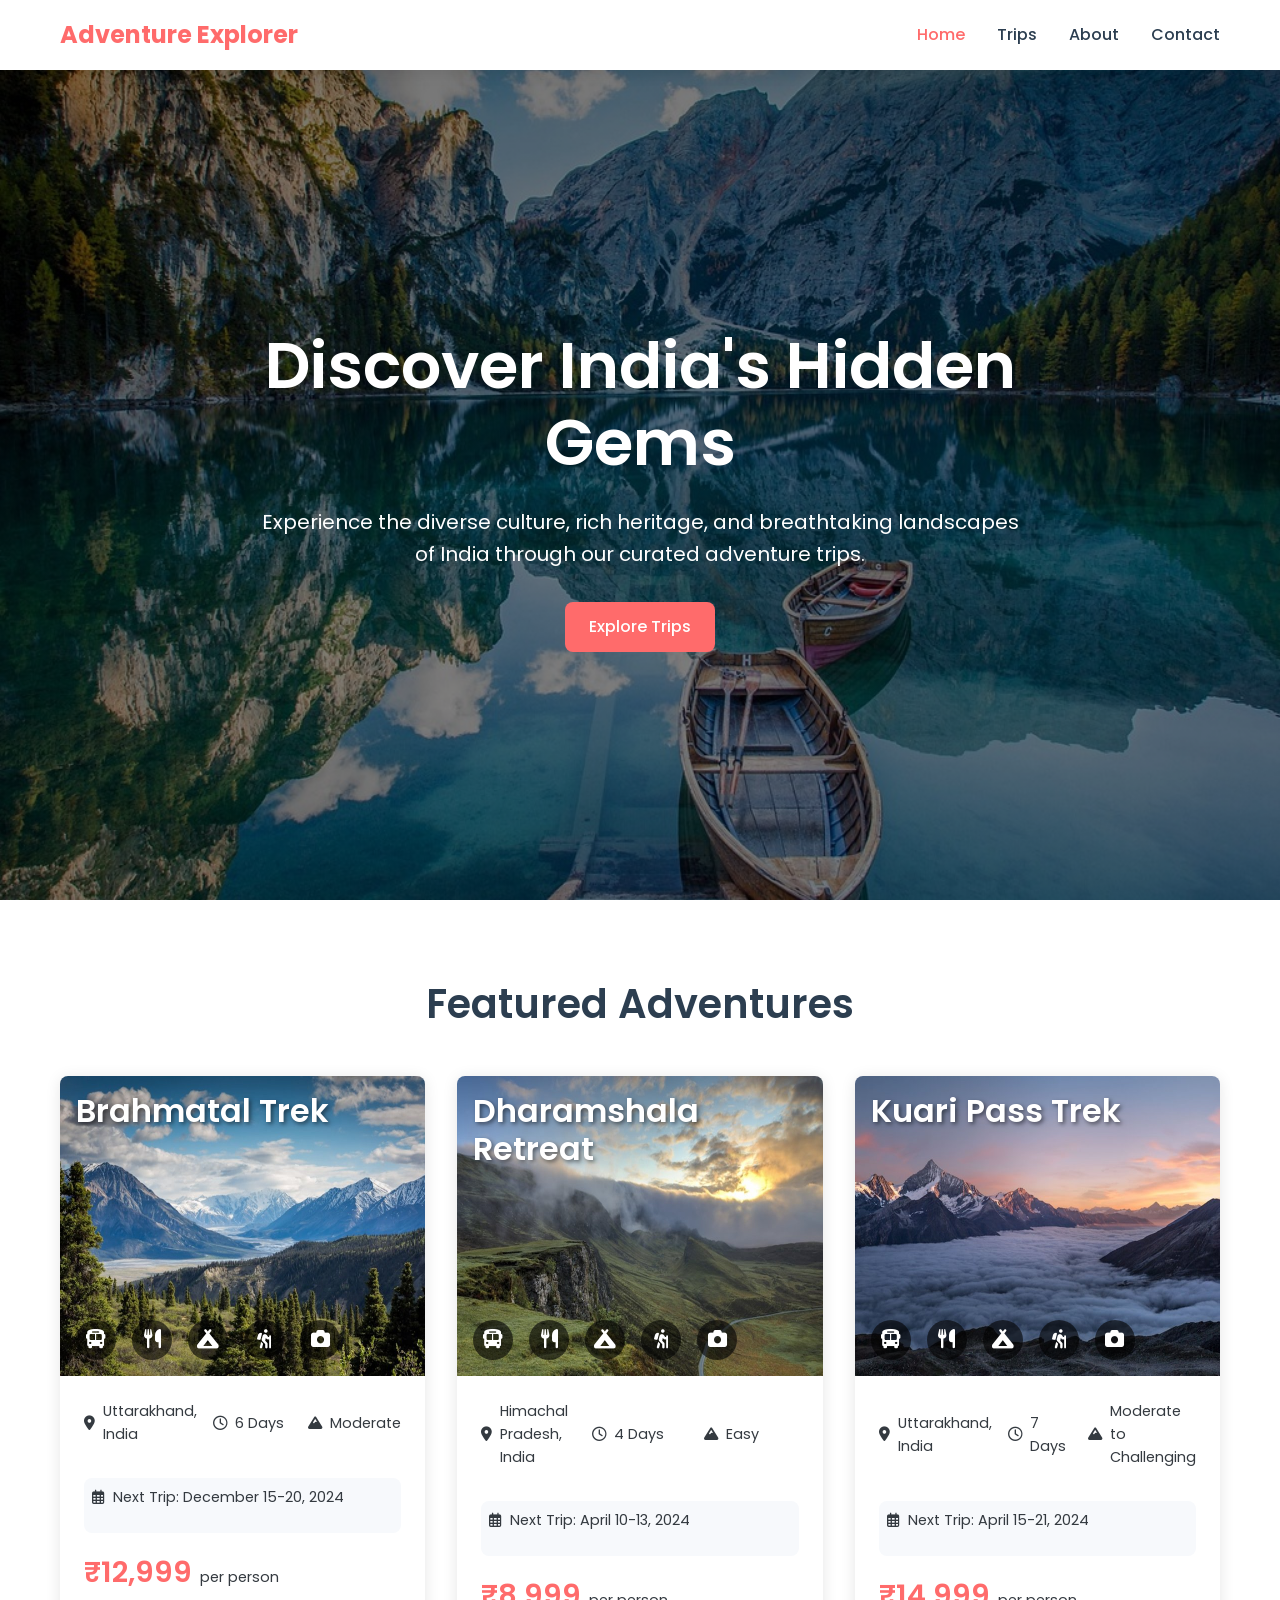
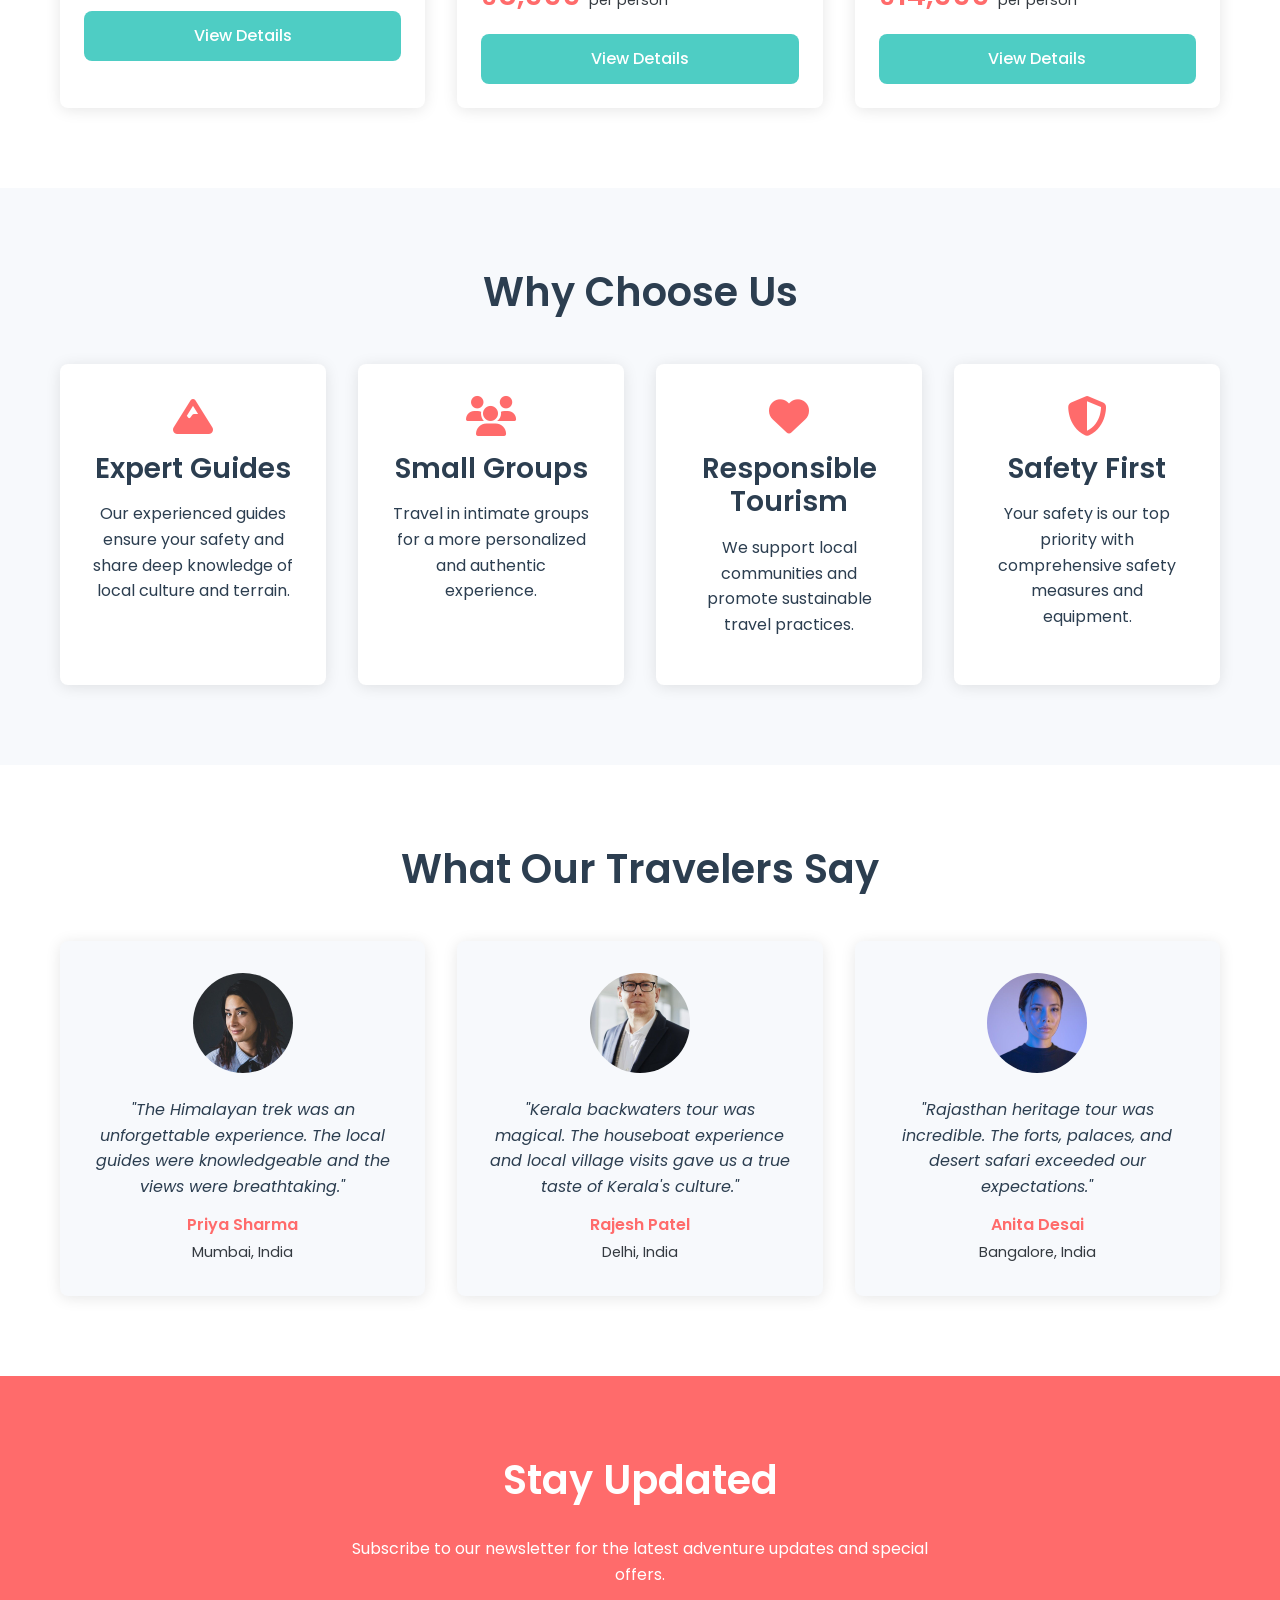
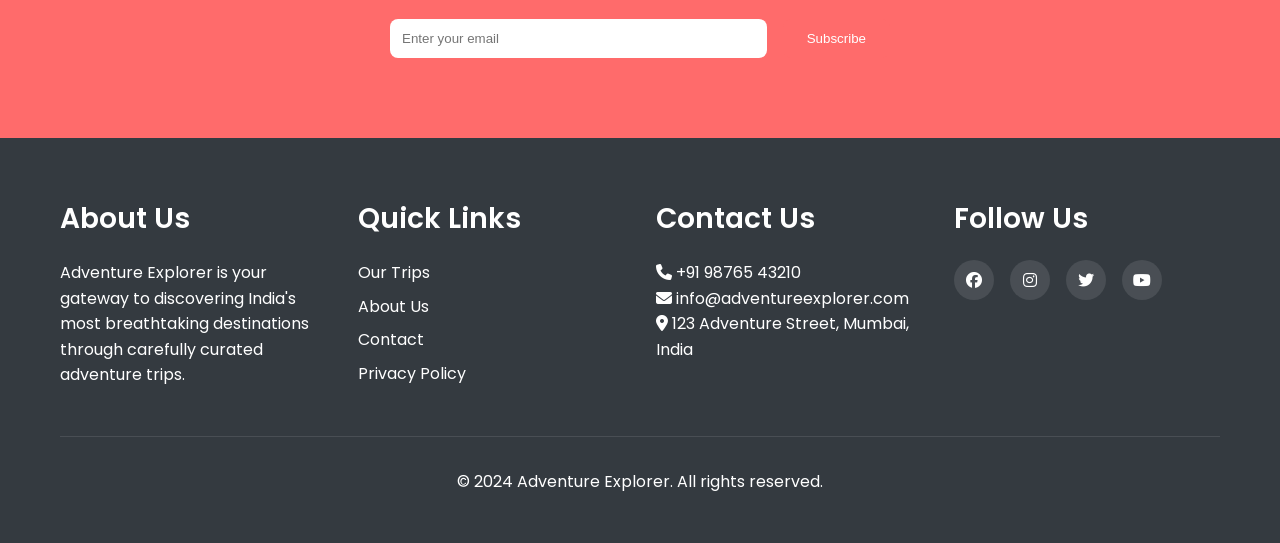
<file: index.html>
<!DOCTYPE html>
<html lang="en">
<head>
    <meta charset="UTF-8">
    <meta name="viewport" content="width=device-width, initial-scale=1.0">
    <title>Adventure Explorer - Discover India's Hidden Gems</title>
    <link rel="stylesheet" href="assets/css/main.css">
    <link rel="stylesheet" href="https://cdnjs.cloudflare.com/ajax/libs/font-awesome/6.4.0/css/all.min.css">
    <link href="https://fonts.googleapis.com/css2?family=Poppins:wght@300;400;500;600;700&display=swap" rel="stylesheet">
</head>
<body data-page="home">
    <div id="site-nav"></div>

    <!-- Hero Section -->
    <section class="hero">
        <div class="hero-content">
            <h1>Discover India's Hidden Gems</h1>
            <p>Experience the diverse culture, rich heritage, and breathtaking landscapes of India through our curated adventure trips.</p>
            <a href="trips.html" class="btn btn-primary">Explore Trips</a>
        </div>
    </section>

    <!-- Featured Trips -->
    <section class="featured-trips">
        <div class="container">
            <h2>Featured Adventures</h2>
            <div class="trips-grid" id="featured-trips">
                <!-- Trips will be populated by JavaScript -->
            </div>
        </div>
    </section>

    <!-- Why Choose Us -->
    <section class="why-us">
        <div class="container">
            <h2>Why Choose Us</h2>
            <div class="features-grid">
                <div class="feature">
                    <i class="fas fa-mountain"></i>
                    <h3>Expert Guides</h3>
                    <p>Our experienced guides ensure your safety and share deep knowledge of local culture and terrain.</p>
                </div>
                <div class="feature">
                    <i class="fas fa-users"></i>
                    <h3>Small Groups</h3>
                    <p>Travel in intimate groups for a more personalized and authentic experience.</p>
                </div>
                <div class="feature">
                    <i class="fas fa-heart"></i>
                    <h3>Responsible Tourism</h3>
                    <p>We support local communities and promote sustainable travel practices.</p>
                </div>
                <div class="feature">
                    <i class="fas fa-shield-alt"></i>
                    <h3>Safety First</h3>
                    <p>Your safety is our top priority with comprehensive safety measures and equipment.</p>
                </div>
            </div>
        </div>
    </section>

    <!-- Testimonials -->
    <section class="testimonials">
        <div class="container">
            <h2>What Our Travelers Say</h2>
            <div class="testimonials-grid" id="home-testimonials-grid"></div>
        </div>
    </section>

    <div id="site-newsletter"></div>
    <div id="site-footer"></div>

    <script type="module" src="assets/js/main.js"></script>
</body>
</html>
</file>
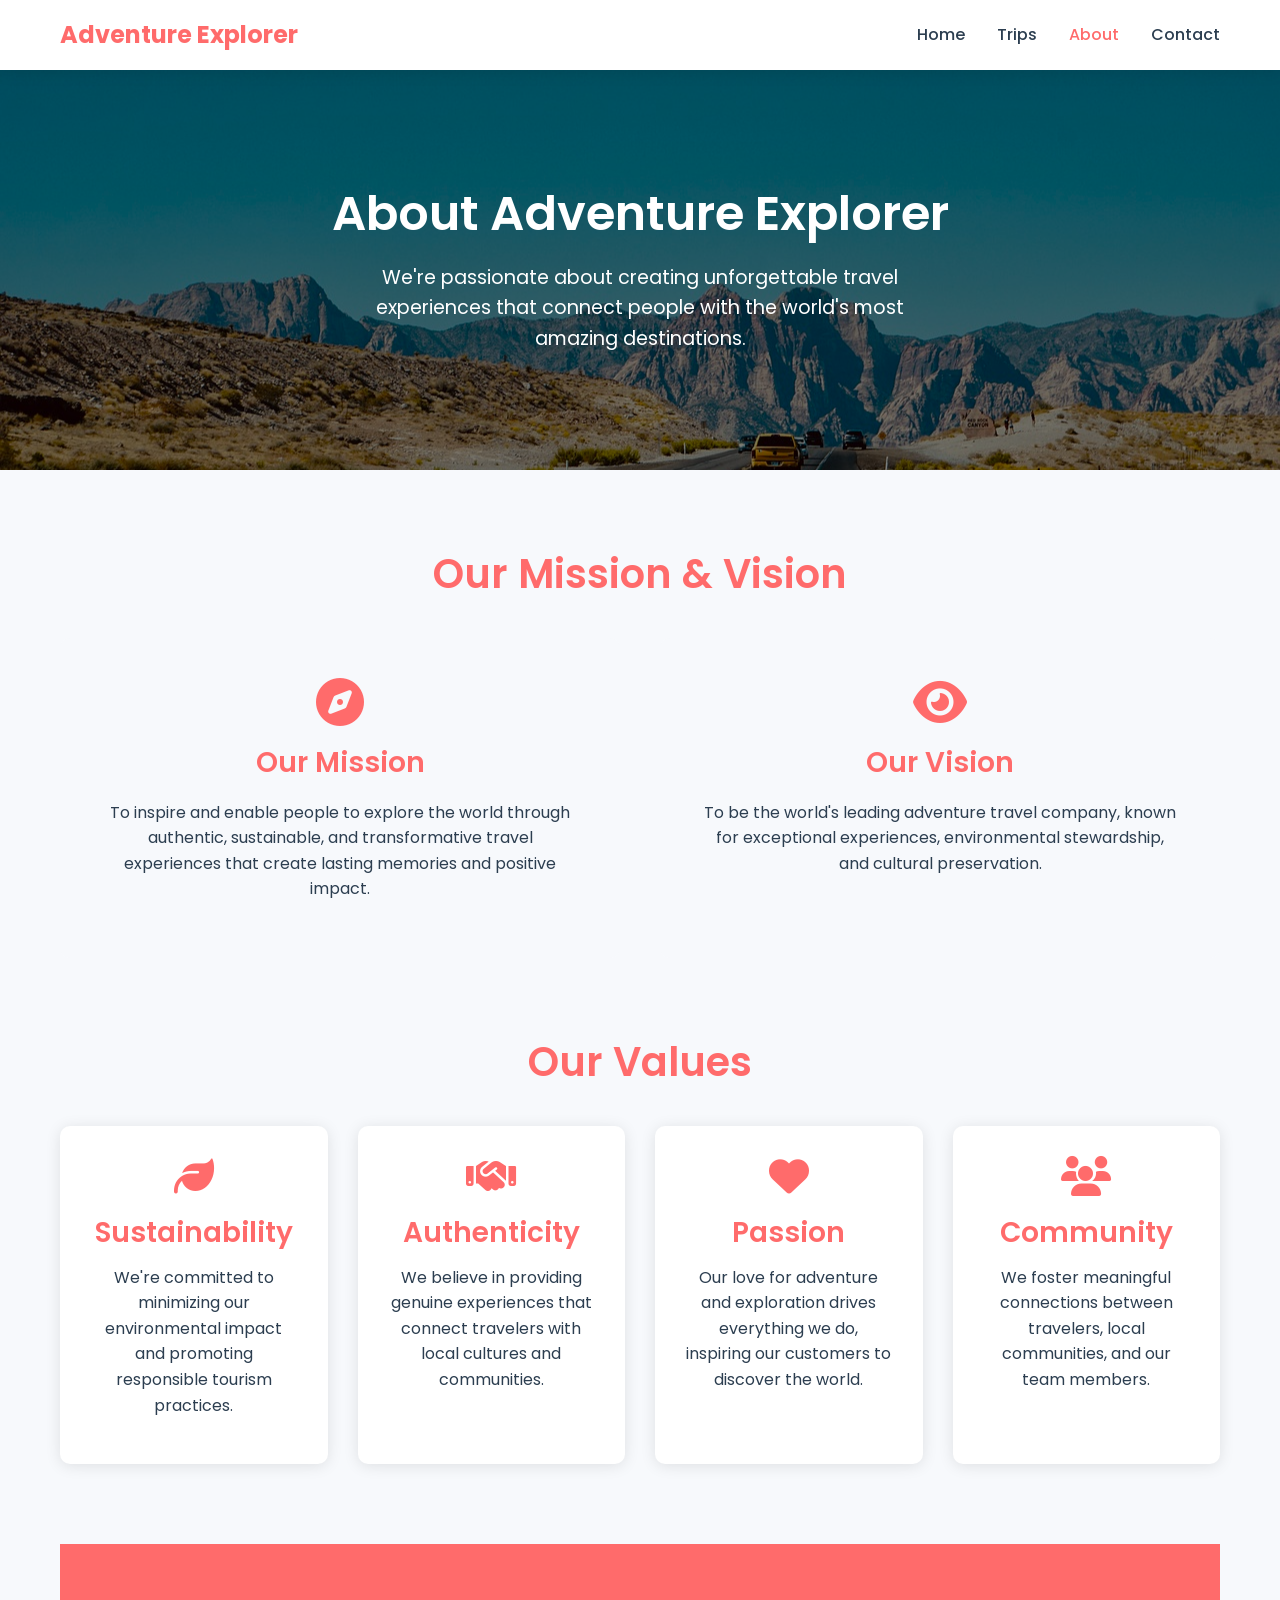
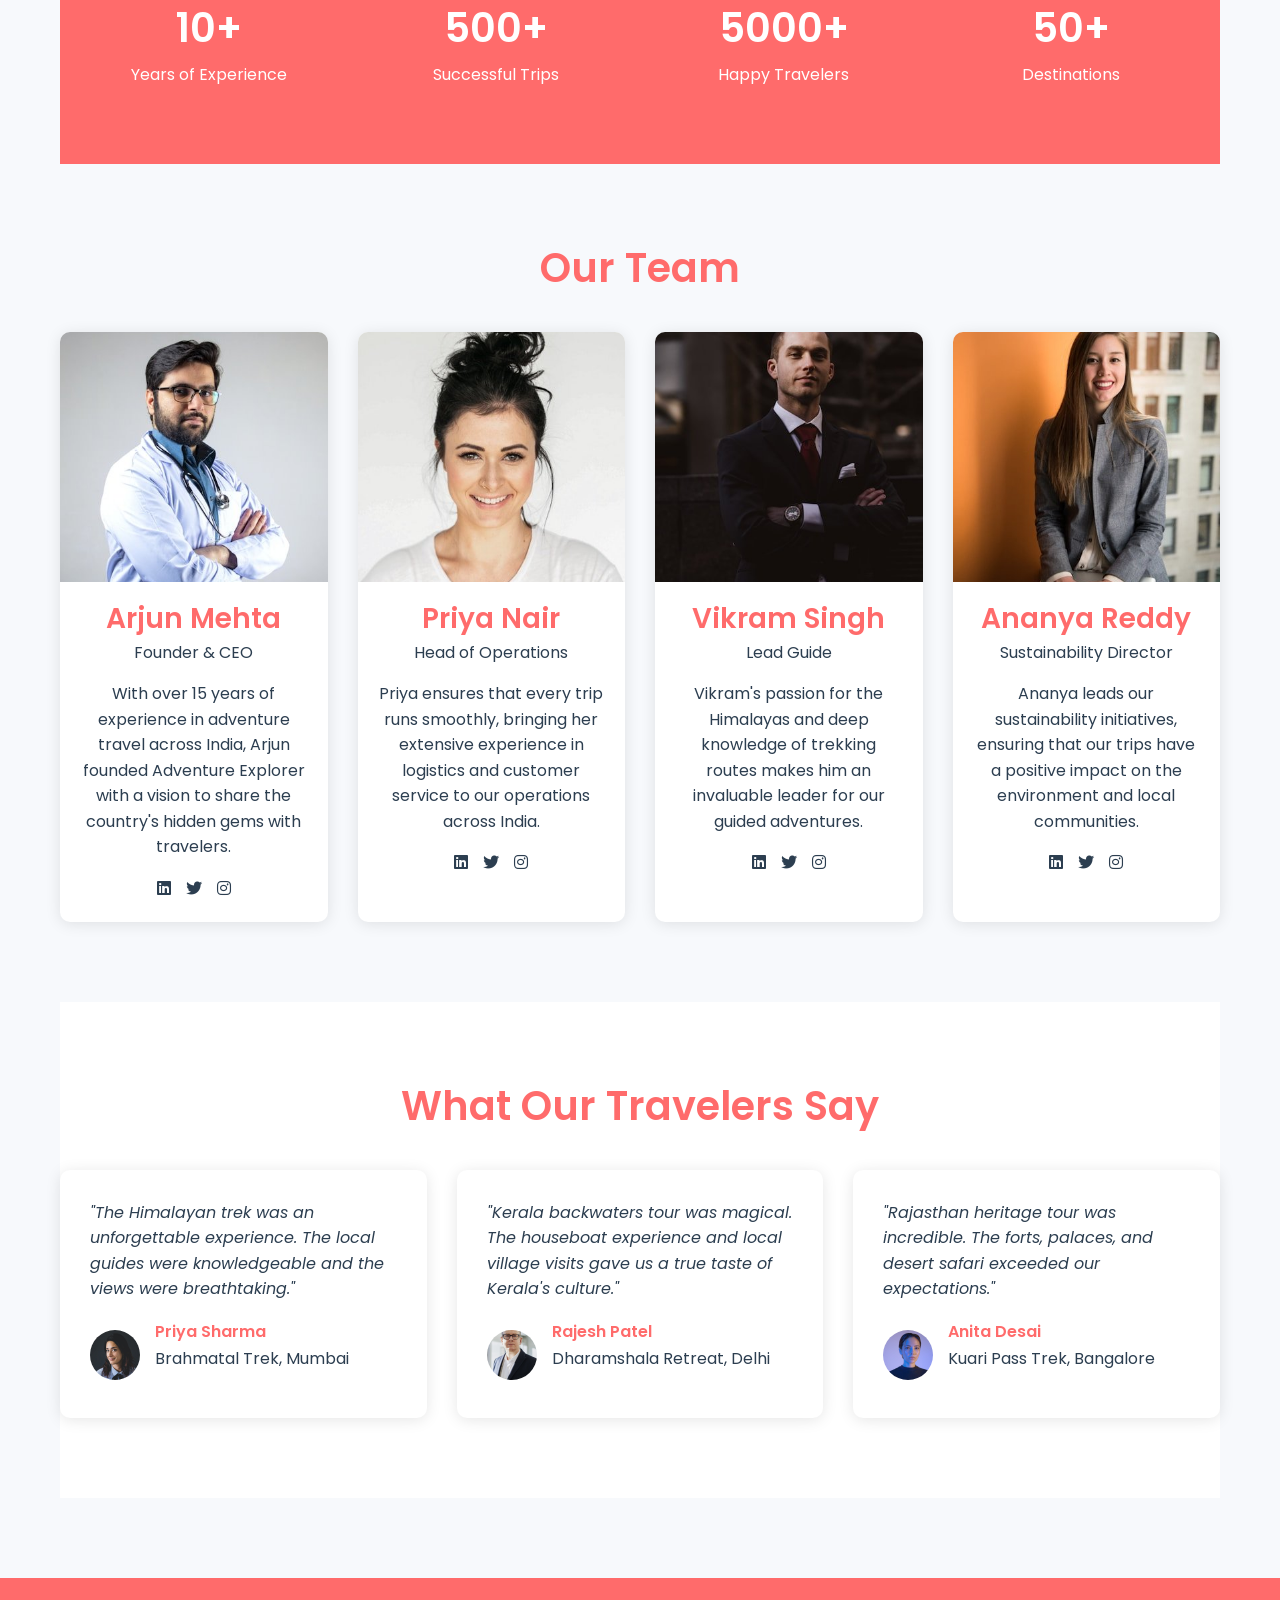
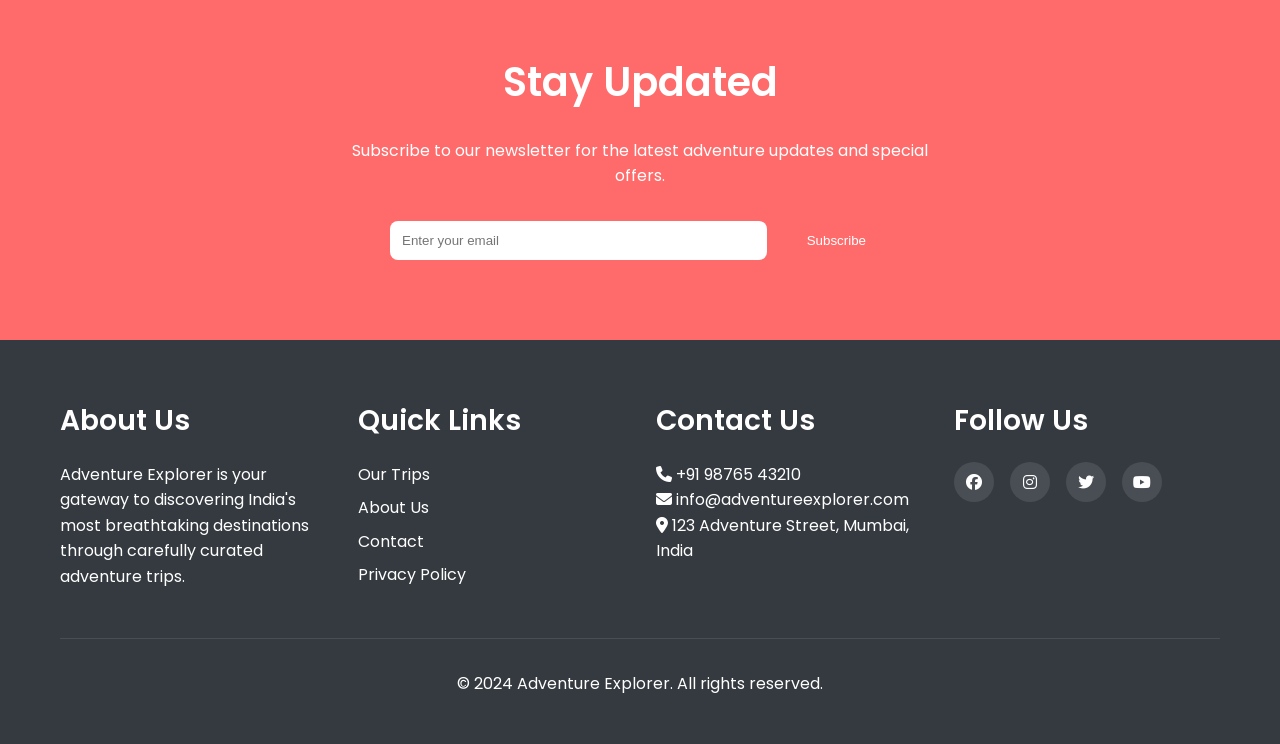
<file: about.html>
<!DOCTYPE html>
<html lang="en">
<head>
    <meta charset="UTF-8">
    <meta name="viewport" content="width=device-width, initial-scale=1.0">
    <title>About Us - Adventure Explorer</title>
    <link rel="stylesheet" href="assets/css/main.css">
    <link rel="stylesheet" href="https://cdnjs.cloudflare.com/ajax/libs/font-awesome/6.4.0/css/all.min.css">
    <link href="https://fonts.googleapis.com/css2?family=Poppins:wght@300;400;500;600;700&display=swap" rel="stylesheet">
    <style>
        .about-hero {
            height: 400px;
            background-image: url('assets/images/pages/about-hero.jpg');
            background-size: cover;
            background-position: center;
            position: relative;
            margin-top: 70px;
            display: flex;
            align-items: center;
            justify-content: center;
            text-align: center;
            color: white;
        }
        
        .about-hero::before {
            content: '';
            position: absolute;
            top: 0;
            left: 0;
            right: 0;
            bottom: 0;
            background: rgba(0, 0, 0, 0.5);
        }
        
        .about-hero-content {
            position: relative;
            z-index: 1;
        }
        
        .about-hero h1 {
            font-size: 3rem;
            margin-bottom: 20px;
        }
        
        .about-hero p {
            font-size: 1.2rem;
            max-width: 600px;
            margin: 0 auto;
        }
        
        .about-content {
            padding: 80px 0;
        }
        
        .about-section {
            margin-bottom: 80px;
        }
        
        .about-section:last-child {
            margin-bottom: 0;
        }
        
        .about-section h2 {
            text-align: center;
            margin-bottom: 40px;
            color: var(--primary-color);
        }
        
        .mission-vision {
            display: grid;
            grid-template-columns: 1fr 1fr;
            gap: 40px;
        }
        
        .mission-card, .vision-card {
            background-color: var(--light-background);
            padding: 40px;
            border-radius: 10px;
            text-align: center;
        }
        
        .mission-card i, .vision-card i {
            font-size: 3rem;
            color: var(--primary-color);
            margin-bottom: 20px;
        }
        
        .mission-card h3, .vision-card h3 {
            margin-bottom: 20px;
            color: var(--primary-color);
        }
        
        .values-grid {
            display: grid;
            grid-template-columns: repeat(auto-fill, minmax(250px, 1fr));
            gap: 30px;
        }
        
        .value-card {
            background-color: white;
            padding: 30px;
            border-radius: 10px;
            box-shadow: var(--shadow);
            text-align: center;
        }
        
        .value-card i {
            font-size: 2.5rem;
            color: var(--primary-color);
            margin-bottom: 20px;
        }
        
        .value-card h3 {
            margin-bottom: 15px;
            color: var(--primary-color);
        }
        
        .team-grid {
            display: grid;
            grid-template-columns: repeat(auto-fill, minmax(250px, 1fr));
            gap: 30px;
        }
        
        .team-member {
            background-color: white;
            border-radius: 10px;
            overflow: hidden;
            box-shadow: var(--shadow);
        }
        
        .team-member-image {
            height: 250px;
            overflow: hidden;
        }
        
        .team-member-image img {
            width: 100%;
            height: 100%;
            object-fit: cover;
        }
        
        .team-member-info {
            padding: 20px;
            text-align: center;
        }
        
        .team-member-info h3 {
            margin-bottom: 5px;
            color: var(--primary-color);
        }
        
        .team-member-info .position {
            color: var(--text-color);
            margin-bottom: 15px;
        }
        
        .team-member-social {
            display: flex;
            justify-content: center;
            gap: 15px;
        }
        
        .team-member-social a {
            color: var(--text-color);
            transition: var(--transition);
        }
        
        .team-member-social a:hover {
            color: var(--primary-color);
        }
        
        .stats-section {
            background-color: var(--primary-color);
            color: white;
            padding: 60px 0;
            margin: 80px 0;
        }
        
        .stats-grid {
            display: grid;
            grid-template-columns: repeat(auto-fit, minmax(200px, 1fr));
            gap: 30px;
            text-align: center;
        }
        
        .stat-item h3 {
            font-size: 2.5rem;
            margin-bottom: 10px;
        }
        
        .testimonials {
            margin-top: 80px;
        }
        
        .testimonial-grid {
            display: grid;
            grid-template-columns: repeat(auto-fill, minmax(300px, 1fr));
            gap: 30px;
        }
        
        .testimonial-card {
            background-color: white;
            padding: 30px;
            border-radius: 10px;
            box-shadow: var(--shadow);
        }
        
        .testimonial-text {
            font-style: italic;
            margin-bottom: 20px;
            line-height: 1.6;
        }
        
        .testimonial-author {
            display: flex;
            align-items: center;
            gap: 15px;
        }
        
        .testimonial-author-image {
            width: 50px;
            height: 50px;
            border-radius: 50%;
            overflow: hidden;
        }
        
        .testimonial-author-image img {
            width: 100%;
            height: 100%;
            object-fit: cover;
        }
        
        .testimonial-author-info h4 {
            margin-bottom: 5px;
            color: var(--primary-color);
        }
        
        @media (max-width: 992px) {
            .mission-vision {
                grid-template-columns: 1fr;
            }
        }
        
        @media (max-width: 768px) {
            .about-hero {
                height: 300px;
            }
            
            .about-hero h1 {
                font-size: 2.5rem;
            }
            
            .about-hero p {
                font-size: 1rem;
            }
            
            .about-content {
                padding: 60px 0;
            }
            
            .about-section {
                margin-bottom: 60px;
            }
        }
    </style>
</head>
<body data-page="about">
    <div id="site-nav"></div>

    <!-- About Hero -->
    <div class="about-hero">
        <div class="about-hero-content">
            <h1>About Adventure Explorer</h1>
            <p>We're passionate about creating unforgettable travel experiences that connect people with the world's most amazing destinations.</p>
        </div>
    </div>

    <!-- About Content -->
    <section class="about-content">
        <div class="container">
            <div class="about-section">
                <h2>Our Mission & Vision</h2>
                <div class="mission-vision">
                    <div class="mission-card">
                        <i class="fas fa-compass"></i>
                        <h3>Our Mission</h3>
                        <p>To inspire and enable people to explore the world through authentic, sustainable, and transformative travel experiences that create lasting memories and positive impact.</p>
                    </div>
                    <div class="vision-card">
                        <i class="fas fa-eye"></i>
                        <h3>Our Vision</h3>
                        <p>To be the world's leading adventure travel company, known for exceptional experiences, environmental stewardship, and cultural preservation.</p>
                    </div>
                </div>
            </div>
            
            <div class="about-section">
                <h2>Our Values</h2>
                <div class="values-grid">
                    <div class="value-card">
                        <i class="fas fa-leaf"></i>
                        <h3>Sustainability</h3>
                        <p>We're committed to minimizing our environmental impact and promoting responsible tourism practices.</p>
                    </div>
                    <div class="value-card">
                        <i class="fas fa-handshake"></i>
                        <h3>Authenticity</h3>
                        <p>We believe in providing genuine experiences that connect travelers with local cultures and communities.</p>
                    </div>
                    <div class="value-card">
                        <i class="fas fa-heart"></i>
                        <h3>Passion</h3>
                        <p>Our love for adventure and exploration drives everything we do, inspiring our customers to discover the world.</p>
                    </div>
                    <div class="value-card">
                        <i class="fas fa-users"></i>
                        <h3>Community</h3>
                        <p>We foster meaningful connections between travelers, local communities, and our team members.</p>
                    </div>
                </div>
            </div>
            
            <div class="stats-section">
                <div class="container">
                    <div class="stats-grid">
                        <div class="stat-item">
                            <h3>10+</h3>
                            <p>Years of Experience</p>
                        </div>
                        <div class="stat-item">
                            <h3>500+</h3>
                            <p>Successful Trips</p>
                        </div>
                        <div class="stat-item">
                            <h3>5000+</h3>
                            <p>Happy Travelers</p>
                        </div>
                        <div class="stat-item">
                            <h3>50+</h3>
                            <p>Destinations</p>
                        </div>
                    </div>
                </div>
            </div>
            
            <div class="about-section">
                <h2>Our Team</h2>
                <div class="team-grid" id="team-grid"></div>
            </div>
            
            <div class="about-section testimonials">
                <h2>What Our Travelers Say</h2>
                <div class="testimonial-grid" id="about-testimonials-grid"></div>
            </div>
        </div>
    </section>

    <div id="site-newsletter"></div>
    <div id="site-footer"></div>

    <script type="module" src="assets/js/main.js"></script>
</body>
</html>
</file>
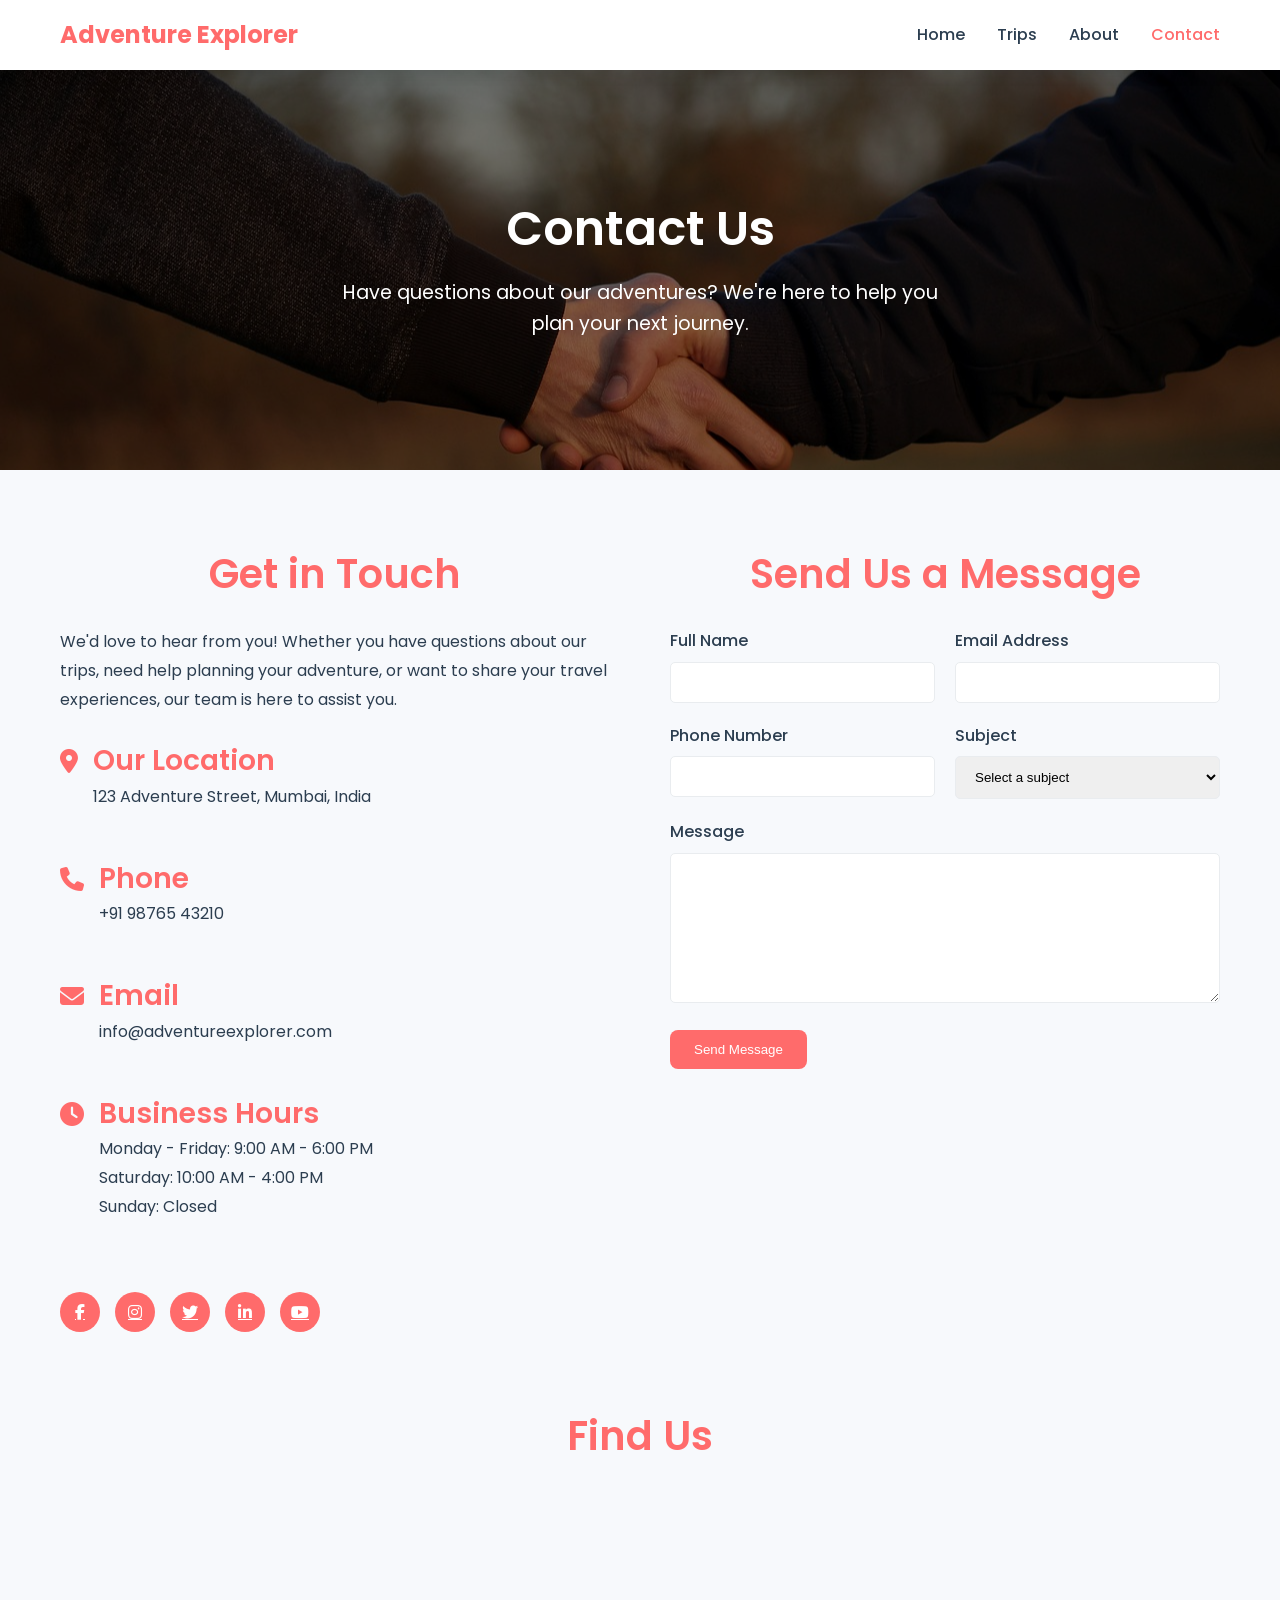
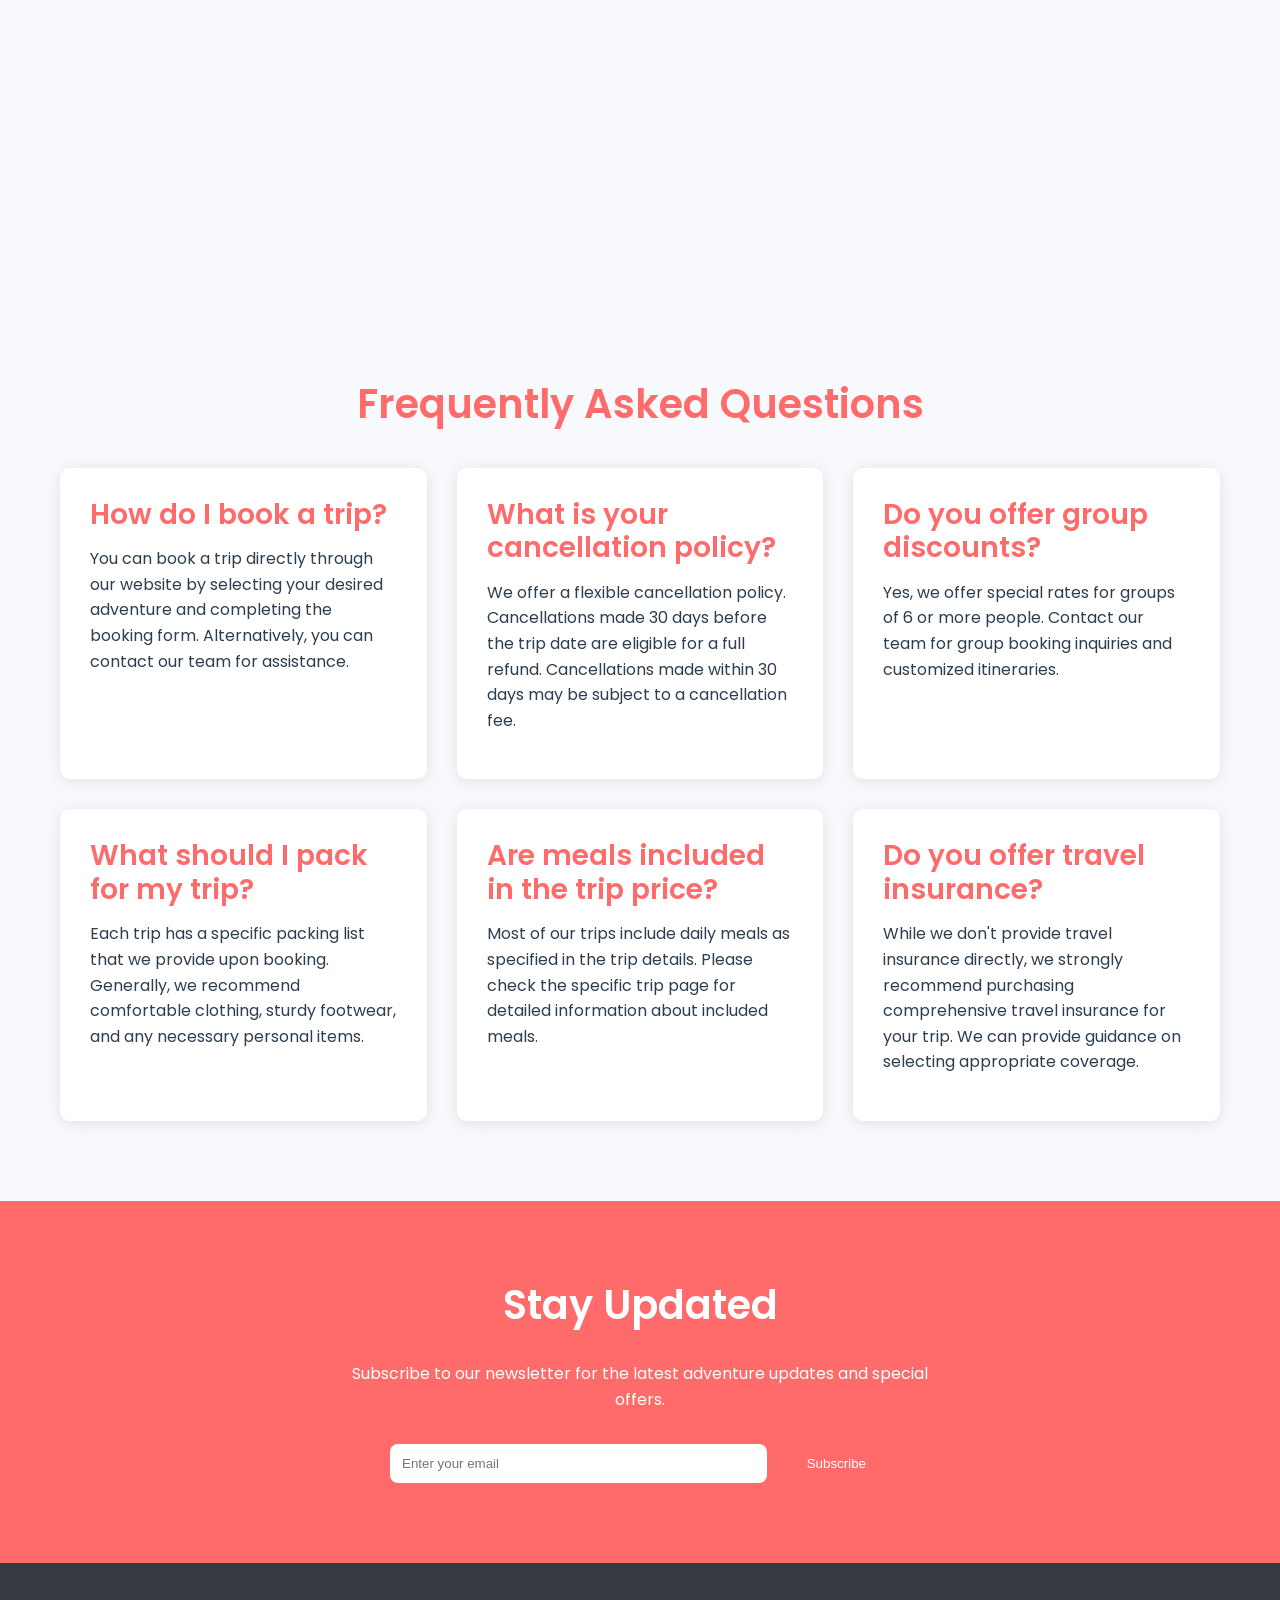
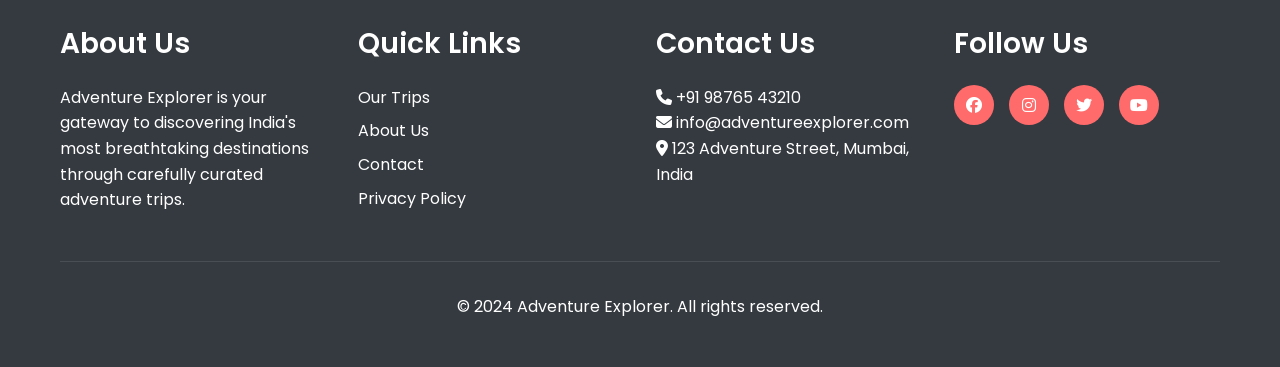
<file: contact.html>
<!DOCTYPE html>
<html lang="en">
<head>
    <meta charset="UTF-8">
    <meta name="viewport" content="width=device-width, initial-scale=1.0">
    <title>Contact Us - Adventure Explorer</title>
    <link rel="stylesheet" href="assets/css/main.css">
    <link rel="stylesheet" href="https://cdnjs.cloudflare.com/ajax/libs/font-awesome/6.4.0/css/all.min.css">
    <link href="https://fonts.googleapis.com/css2?family=Poppins:wght@300;400;500;600;700&display=swap" rel="stylesheet">
    <style>
        .contact-hero {
            height: 400px;
            background-image: url('assets/images/pages/contact-hero.jpg');
            background-size: cover;
            background-position: center;
            position: relative;
            margin-top: 70px;
            display: flex;
            align-items: center;
            justify-content: center;
            text-align: center;
            color: white;
        }
        
        .contact-hero::before {
            content: '';
            position: absolute;
            top: 0;
            left: 0;
            right: 0;
            bottom: 0;
            background: rgba(0, 0, 0, 0.5);
        }
        
        .contact-hero-content {
            position: relative;
            z-index: 1;
        }
        
        .contact-hero h1 {
            font-size: 3rem;
            margin-bottom: 20px;
        }
        
        .contact-hero p {
            font-size: 1.2rem;
            max-width: 600px;
            margin: 0 auto;
        }
        
        .contact-content {
            padding: 80px 0;
        }
        
        .contact-grid {
            display: grid;
            grid-template-columns: 1fr 1fr;
            gap: 60px;
        }
        
        .contact-info h2 {
            margin-bottom: 30px;
            color: var(--primary-color);
        }
        
        .contact-info p {
            margin-bottom: 30px;
            line-height: 1.8;
        }
        
        .contact-details {
            margin-bottom: 40px;
        }
        
        .contact-detail-item {
            display: flex;
            align-items: flex-start;
            gap: 15px;
            margin-bottom: 20px;
        }
        
        .contact-detail-item i {
            font-size: 1.5rem;
            color: var(--primary-color);
            margin-top: 5px;
        }
        
        .contact-detail-item h3 {
            margin-bottom: 5px;
            color: var(--primary-color);
        }
        
        .social-links {
            display: flex;
            gap: 15px;
        }
        
        .social-links a {
            display: flex;
            align-items: center;
            justify-content: center;
            width: 40px;
            height: 40px;
            background-color: var(--primary-color);
            color: white;
            border-radius: 50%;
            transition: var(--transition);
        }
        
        .social-links a:hover {
            background-color: var(--secondary-color);
            transform: translateY(-3px);
        }
        
        .contact-form h2 {
            margin-bottom: 30px;
            color: var(--primary-color);
        }
        
        .form-group {
            margin-bottom: 20px;
        }
        
        .form-group label {
            display: block;
            margin-bottom: 8px;
            font-weight: 500;
        }
        
        .form-group input, .form-group textarea, .form-group select {
            width: 100%;
            padding: 12px 15px;
            border: 1px solid var(--border-color);
            border-radius: 5px;
            outline: none;
            transition: var(--transition);
        }
        
        .form-group input:focus, .form-group textarea:focus, .form-group select:focus {
            border-color: var(--primary-color);
        }
        
        .form-group textarea {
            height: 150px;
            resize: vertical;
        }
        
        .form-row {
            display: grid;
            grid-template-columns: 1fr 1fr;
            gap: 20px;
        }
        
        .map-section {
            margin-top: 80px;
        }
        
        .map-section h2 {
            text-align: center;
            margin-bottom: 40px;
            color: var(--primary-color);
        }
        
        .map-container {
            height: 400px;
            border-radius: 10px;
            overflow: hidden;
        }
        
        .map-container iframe {
            width: 100%;
            height: 100%;
            border: 0;
        }
        
        .faq-section {
            margin-top: 80px;
        }
        
        .faq-section h2 {
            text-align: center;
            margin-bottom: 40px;
            color: var(--primary-color);
        }
        
        .faq-grid {
            display: grid;
            grid-template-columns: repeat(auto-fill, minmax(300px, 1fr));
            gap: 30px;
        }
        
        .faq-item {
            background-color: white;
            padding: 30px;
            border-radius: 10px;
            box-shadow: var(--shadow);
        }
        
        .faq-item h3 {
            margin-bottom: 15px;
            color: var(--primary-color);
        }
        
        @media (max-width: 992px) {
            .contact-grid {
                grid-template-columns: 1fr;
                gap: 40px;
            }
            
            .form-row {
                grid-template-columns: 1fr;
                gap: 0;
            }
        }
        
        @media (max-width: 768px) {
            .contact-hero {
                height: 300px;
            }
            
            .contact-hero h1 {
                font-size: 2.5rem;
            }
            
            .contact-hero p {
                font-size: 1rem;
            }
            
            .contact-content {
                padding: 60px 0;
            }
            
            .map-container {
                height: 300px;
            }
        }
    </style>
</head>
<body data-page="contact">
    <div id="site-nav"></div>

    <!-- Contact Hero -->
    <div class="contact-hero">
        <div class="contact-hero-content">
            <h1>Contact Us</h1>
            <p>Have questions about our adventures? We're here to help you plan your next journey.</p>
        </div>
    </div>

    <!-- Contact Content -->
    <section class="contact-content">
        <div class="container">
            <div class="contact-grid">
                <div class="contact-info">
                    <h2>Get in Touch</h2>
                    <p>We'd love to hear from you! Whether you have questions about our trips, need help planning your adventure, or want to share your travel experiences, our team is here to assist you.</p>
                    
                    <div class="contact-details">
                        <div class="contact-detail-item">
                            <i class="fas fa-map-marker-alt"></i>
                            <div>
                                <h3>Our Location</h3>
                                <p data-site-address></p>
                            </div>
                        </div>
                        <div class="contact-detail-item">
                            <i class="fas fa-phone"></i>
                            <div>
                                <h3>Phone</h3>
                                <p data-site-phone></p>
                            </div>
                        </div>
                        <div class="contact-detail-item">
                            <i class="fas fa-envelope"></i>
                            <div>
                                <h3>Email</h3>
                                <p data-site-email></p>
                            </div>
                        </div>
                        <div class="contact-detail-item">
                            <i class="fas fa-clock"></i>
                            <div>
                                <h3>Business Hours</h3>
                                <p>Monday - Friday: 9:00 AM - 6:00 PM<br>Saturday: 10:00 AM - 4:00 PM<br>Sunday: Closed</p>
                            </div>
                        </div>
                    </div>
                    
                    <div class="social-links">
                        <a href="#"><i class="fab fa-facebook-f"></i></a>
                        <a href="#"><i class="fab fa-instagram"></i></a>
                        <a href="#"><i class="fab fa-twitter"></i></a>
                        <a href="#"><i class="fab fa-linkedin-in"></i></a>
                        <a href="#"><i class="fab fa-youtube"></i></a>
                    </div>
                </div>
                
                <div class="contact-form">
                    <h2>Send Us a Message</h2>
                    <form id="contact-form">
                        <div class="form-row">
                            <div class="form-group">
                                <label for="name">Full Name</label>
                                <input type="text" id="name" required>
                            </div>
                            <div class="form-group">
                                <label for="email">Email Address</label>
                                <input type="email" id="email" required>
                            </div>
                        </div>
                        <div class="form-row">
                            <div class="form-group">
                                <label for="phone">Phone Number</label>
                                <input type="tel" id="phone">
                            </div>
                            <div class="form-group">
                                <label for="subject">Subject</label>
                                <select id="subject" required>
                                    <option value="">Select a subject</option>
                                    <option value="general">General Inquiry</option>
                                    <option value="booking">Booking Question</option>
                                    <option value="support">Customer Support</option>
                                    <option value="feedback">Feedback</option>
                                    <option value="other">Other</option>
                                </select>
                            </div>
                        </div>
                        <div class="form-group">
                            <label for="message">Message</label>
                            <textarea id="message" required></textarea>
                        </div>
                        <button type="submit" class="btn btn-primary">Send Message</button>
                    </form>
                </div>
            </div>
            
            <div class="map-section">
                <h2>Find Us</h2>
                <div class="map-container">
                    <iframe id="site-map" src="" allowfullscreen loading="lazy" title="Adventure Explorer location map"></iframe>
                </div>
            </div>
            
            <div class="faq-section">
                <h2>Frequently Asked Questions</h2>
                <div class="faq-grid">
                    <div class="faq-item">
                        <h3>How do I book a trip?</h3>
                        <p>You can book a trip directly through our website by selecting your desired adventure and completing the booking form. Alternatively, you can contact our team for assistance.</p>
                    </div>
                    <div class="faq-item">
                        <h3>What is your cancellation policy?</h3>
                        <p>We offer a flexible cancellation policy. Cancellations made 30 days before the trip date are eligible for a full refund. Cancellations made within 30 days may be subject to a cancellation fee.</p>
                    </div>
                    <div class="faq-item">
                        <h3>Do you offer group discounts?</h3>
                        <p>Yes, we offer special rates for groups of 6 or more people. Contact our team for group booking inquiries and customized itineraries.</p>
                    </div>
                    <div class="faq-item">
                        <h3>What should I pack for my trip?</h3>
                        <p>Each trip has a specific packing list that we provide upon booking. Generally, we recommend comfortable clothing, sturdy footwear, and any necessary personal items.</p>
                    </div>
                    <div class="faq-item">
                        <h3>Are meals included in the trip price?</h3>
                        <p>Most of our trips include daily meals as specified in the trip details. Please check the specific trip page for detailed information about included meals.</p>
                    </div>
                    <div class="faq-item">
                        <h3>Do you offer travel insurance?</h3>
                        <p>While we don't provide travel insurance directly, we strongly recommend purchasing comprehensive travel insurance for your trip. We can provide guidance on selecting appropriate coverage.</p>
                    </div>
                </div>
            </div>
        </div>
    </section>

    <div id="site-newsletter"></div>
    <div id="site-footer"></div>

    <script type="module" src="assets/js/main.js"></script>
</body>
</html>
</file>
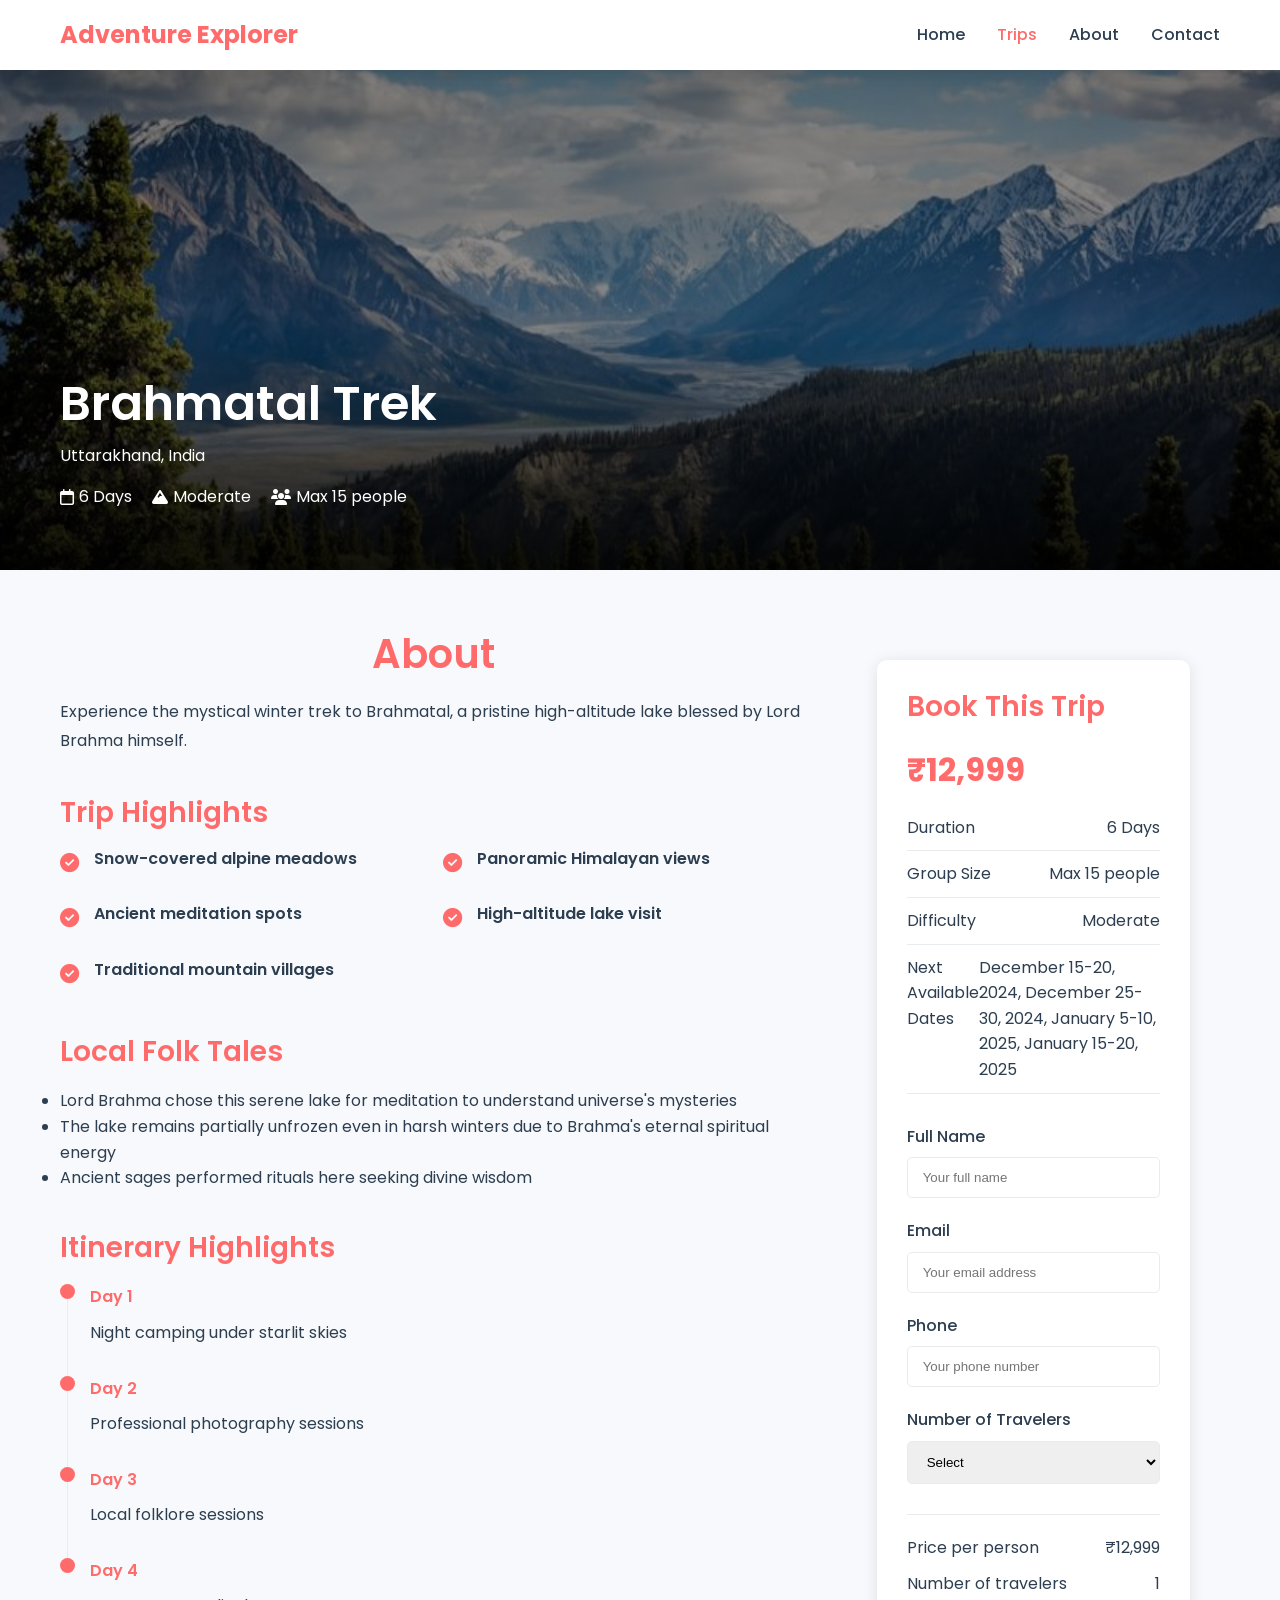
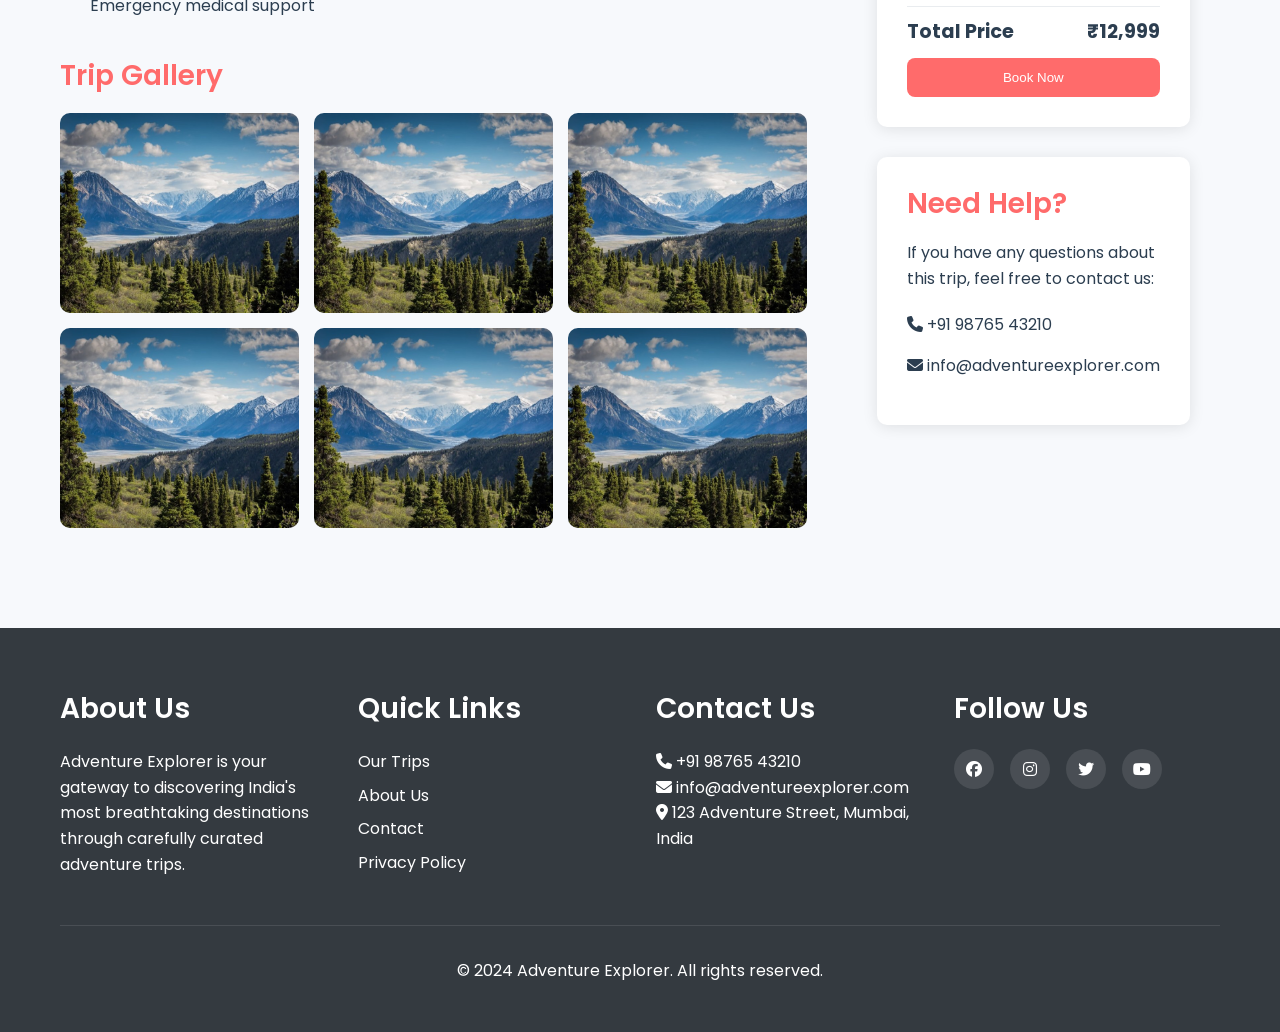
<file: trip-details.html>
<!DOCTYPE html>
<html lang="en">
<head>
    <meta charset="UTF-8">
    <meta name="viewport" content="width=device-width, initial-scale=1.0">
    <title>Trip Details - Adventure Explorer</title>
    <link rel="stylesheet" href="assets/css/main.css">
    <link rel="stylesheet" href="https://cdnjs.cloudflare.com/ajax/libs/font-awesome/6.4.0/css/all.min.css">
    <link href="https://fonts.googleapis.com/css2?family=Poppins:wght@300;400;500;600;700&display=swap" rel="stylesheet">
    <style>
        .trip-hero {
            height: 500px;
            background-size: cover;
            background-position: center;
            position: relative;
            margin-top: 70px;
        }
        
        .trip-hero-content {
            position: absolute;
            bottom: 0;
            left: 0;
            right: 0;
            padding: 40px 0;
            background: linear-gradient(to top, rgba(0,0,0,0.8), transparent);
            color: white;
        }
        
        .trip-hero-content h1 {
            font-size: 3rem;
            margin-bottom: 10px;
        }
        
        .trip-meta {
            display: flex;
            gap: 20px;
            margin-bottom: 20px;
        }
        
        .trip-meta-item {
            display: flex;
            align-items: center;
            gap: 5px;
        }
        
        .trip-details-content {
            padding: 60px 0;
        }
        
        .trip-details-grid {
            display: grid;
            grid-template-columns: 2fr 1fr;
            gap: 40px;
        }
        
        .trip-description h2 {
            margin-bottom: 20px;
            color: var(--primary-color);
        }
        
        .trip-description p {
            margin-bottom: 20px;
            line-height: 1.8;
        }
        
        .trip-highlights {
            margin: 40px 0;
        }
        
        .trip-highlights h3 {
            margin-bottom: 20px;
            color: var(--primary-color);
        }
        
        .highlights-list {
            display: grid;
            grid-template-columns: repeat(auto-fill, minmax(250px, 1fr));
            gap: 20px;
        }
        
        .highlight-item {
            display: flex;
            align-items: flex-start;
            gap: 15px;
        }
        
        .highlight-item i {
            color: var(--primary-color);
            font-size: 1.2rem;
            margin-top: 5px;
        }
        
        .trip-schedule {
            margin: 40px 0;
        }
        
        .trip-schedule h3 {
            margin-bottom: 20px;
            color: var(--primary-color);
        }
        
        .schedule-item {
            margin-bottom: 30px;
            position: relative;
            padding-left: 30px;
        }
        
        .schedule-item::before {
            content: '';
            position: absolute;
            left: 0;
            top: 0;
            width: 15px;
            height: 15px;
            background-color: var(--primary-color);
            border-radius: 50%;
        }
        
        .schedule-item::after {
            content: '';
            position: absolute;
            left: 7px;
            top: 15px;
            width: 1px;
            height: calc(100% + 15px);
            background-color: var(--border-color);
        }
        
        .schedule-item:last-child::after {
            display: none;
        }
        
        .schedule-day {
            font-weight: 600;
            margin-bottom: 10px;
            color: var(--primary-color);
        }
        
        .trip-gallery {
            margin: 40px 0;
        }
        
        .trip-gallery h3 {
            margin-bottom: 20px;
            color: var(--primary-color);
        }
        
        .gallery-grid {
            display: grid;
            grid-template-columns: repeat(auto-fill, minmax(200px, 1fr));
            gap: 15px;
        }
        
        .gallery-item {
            height: 200px;
            overflow: hidden;
            border-radius: 10px;
            cursor: pointer;
        }
        
        .gallery-item img {
            width: 100%;
            height: 100%;
            object-fit: cover;
            transition: var(--transition);
        }
        
        .gallery-item:hover img {
            transform: scale(1.1);
        }
        
        .trip-sidebar {
            background-color: var(--light-background);
            border-radius: 10px;
            padding: 30px;
            position: sticky;
            top: 90px;
        }
        
        .booking-card {
            background-color: white;
            border-radius: 10px;
            padding: 30px;
            box-shadow: var(--shadow);
            margin-bottom: 30px;
        }
        
        .booking-card h3 {
            margin-bottom: 20px;
            color: var(--primary-color);
        }
        
        .price-tag {
            font-size: 2rem;
            font-weight: 700;
            color: var(--primary-color);
            margin-bottom: 20px;
        }
        
        .booking-details {
            margin-bottom: 30px;
        }
        
        .booking-detail-item {
            display: flex;
            justify-content: space-between;
            margin-bottom: 10px;
            padding-bottom: 10px;
            border-bottom: 1px solid var(--border-color);
        }
        
        .booking-form {
            margin-top: 30px;
        }
        
        .form-group {
            margin-bottom: 20px;
        }
        
        .form-group label {
            display: block;
            margin-bottom: 8px;
            font-weight: 500;
        }
        
        .form-group input, .form-group select {
            width: 100%;
            padding: 12px 15px;
            border: 1px solid var(--border-color);
            border-radius: 5px;
            outline: none;
        }
        
        .booking-summary {
            margin-top: 30px;
            padding-top: 20px;
            border-top: 1px solid var(--border-color);
        }
        
        .booking-summary-item {
            display: flex;
            justify-content: space-between;
            margin-bottom: 10px;
        }
        
        .booking-summary-item.total {
            font-weight: 700;
            font-size: 1.2rem;
            margin-top: 10px;
            padding-top: 10px;
            border-top: 1px solid var(--border-color);
        }
        
        .related-trips {
            margin-top: 60px;
        }
        
        .related-trips h2 {
            margin-bottom: 30px;
            color: var(--primary-color);
        }
        
        @media (max-width: 992px) {
            .trip-details-grid {
                grid-template-columns: 1fr;
            }
            
            .trip-sidebar {
                position: static;
            }
        }
        
        @media (max-width: 768px) {
            .trip-hero {
                height: 400px;
            }
            
            .trip-hero-content h1 {
                font-size: 2.5rem;
            }
            
            .trip-meta {
                flex-direction: column;
                gap: 10px;
            }
        }
    </style>
</head>
<body data-page="trip-details">
    <div id="site-nav"></div>

    <!-- Trip Hero -->
    <div class="trip-hero" id="trip-hero">
        <div class="trip-hero-content">
            <div class="container">
                <h1 id="trip-title">Adventure Trip</h1>
                <p id="trip-subtitle">India</p>
                <div class="trip-meta">
                    <div class="trip-meta-item">
                        <i class="far fa-calendar"></i>
                        <span id="trip-duration">—</span>
                    </div>
                    <div class="trip-meta-item">
                        <i class="fas fa-mountain"></i>
                        <span id="trip-difficulty">—</span>
                    </div>
                    <div class="trip-meta-item">
                        <i class="fas fa-users"></i>
                        <span id="trip-group-size">—</span>
                    </div>
                </div>
            </div>
        </div>
    </div>

    <!-- Trip Details Content -->
    <section class="trip-details-content">
        <div class="container">
            <div class="trip-details-grid">
                <div class="trip-main-content">
                    <div class="trip-description">
                        <h2>About</h2>
                        <p id="trip-description"></p>
                    </div>
                    
                    <div class="trip-highlights">
                        <h3>Trip Highlights</h3>
                        <div class="highlights-list" id="highlights-list"></div>
                    </div>

                    <div class="trip-highlights" id="folk-tales-section" hidden>
                        <h3>Local Folk Tales</h3>
                        <ul id="folk-tales-list"></ul>
                    </div>
                    
                    <div class="trip-schedule">
                        <h3>Itinerary Highlights</h3>
                        <div id="schedule-list"></div>
                    </div>
                    
                    <div class="trip-gallery">
                        <h3>Trip Gallery</h3>
                        <div class="gallery-grid" id="gallery-grid"></div>
                    </div>
                </div>
                
                <div class="trip-sidebar">
                    <div class="booking-card">
                        <h3>Book This Trip</h3>
                        <div class="price-tag" id="price-tag">₹0</div>
                        <div class="booking-details">
                            <div class="booking-detail-item">
                                <span>Duration</span>
                                <span id="sidebar-duration">—</span>
                            </div>
                            <div class="booking-detail-item">
                                <span>Group Size</span>
                                <span id="sidebar-group-size">—</span>
                            </div>
                            <div class="booking-detail-item">
                                <span>Difficulty</span>
                                <span id="sidebar-difficulty">—</span>
                            </div>
                            <div class="booking-detail-item">
                                <span>Next Available Dates</span>
                                <span id="next-dates"></span>
                            </div>
                        </div>
                        
                        <form class="booking-form" id="booking-form">
                            <div class="form-group">
                                <label for="name">Full Name</label>
                                <input type="text" id="name" placeholder="Your full name" required>
                            </div>
                            <div class="form-group">
                                <label for="email">Email</label>
                                <input type="email" id="email" placeholder="Your email address" required>
                            </div>
                            <div class="form-group">
                                <label for="phone">Phone</label>
                                <input type="tel" id="phone" placeholder="Your phone number" required>
                            </div>
                            <div class="form-group">
                                <label for="travelers">Number of Travelers</label>
                                <select id="travelers" required>
                                    <option value="">Select</option>
                                    <option value="1">1</option>
                                    <option value="2">2</option>
                                    <option value="3">3</option>
                                    <option value="4">4</option>
                                    <option value="5">5</option>
                                </select>
                            </div>
                            
                            <div class="booking-summary">
                                <div class="booking-summary-item">
                                    <span>Price per person</span>
                                    <span id="price-per-person">₹0</span>
                                </div>
                                <div class="booking-summary-item">
                                    <span>Number of travelers</span>
                                    <span id="travelers-count">1</span>
                                </div>
                                <div class="booking-summary-item total">
                                    <span>Total Price</span>
                                    <span id="total-price">₹0</span>
                                </div>
                            </div>
                            
                            <button type="submit" class="btn btn-primary" style="width: 100%;">Book Now</button>
                        </form>
                    </div>
                    
                    <div class="booking-card">
                        <h3>Need Help?</h3>
                        <p>If you have any questions about this trip, feel free to contact us:</p>
                        <div style="margin-top: 20px;">
                            <p><i class="fas fa-phone"></i> <span data-site-phone></span></p>
                            <p><i class="fas fa-envelope"></i> info@adventureexplorer.com</p>
                        </div>
                    </div>
                </div>
            </div>
        </div>
    </section>

    <div id="site-footer"></div>

    <script type="module" src="assets/js/main.js"></script>
</body>
</html>
</file>
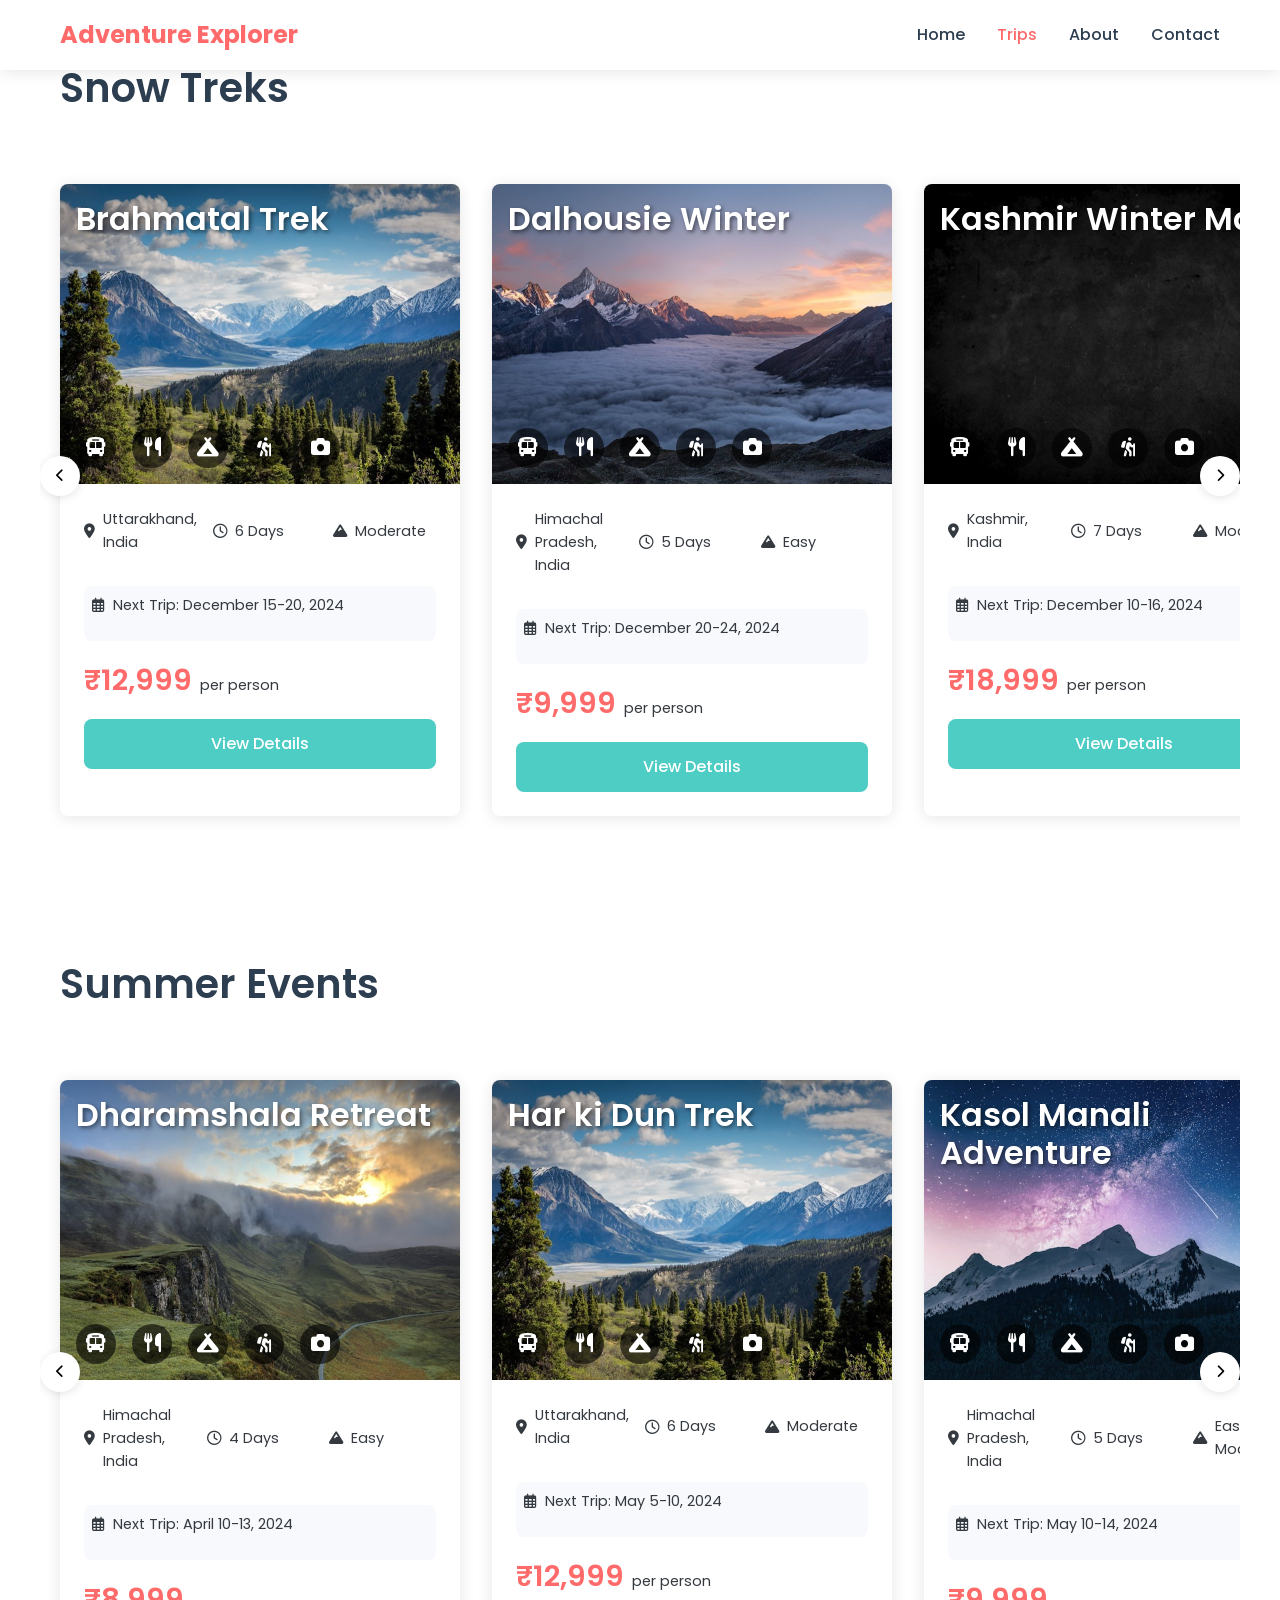
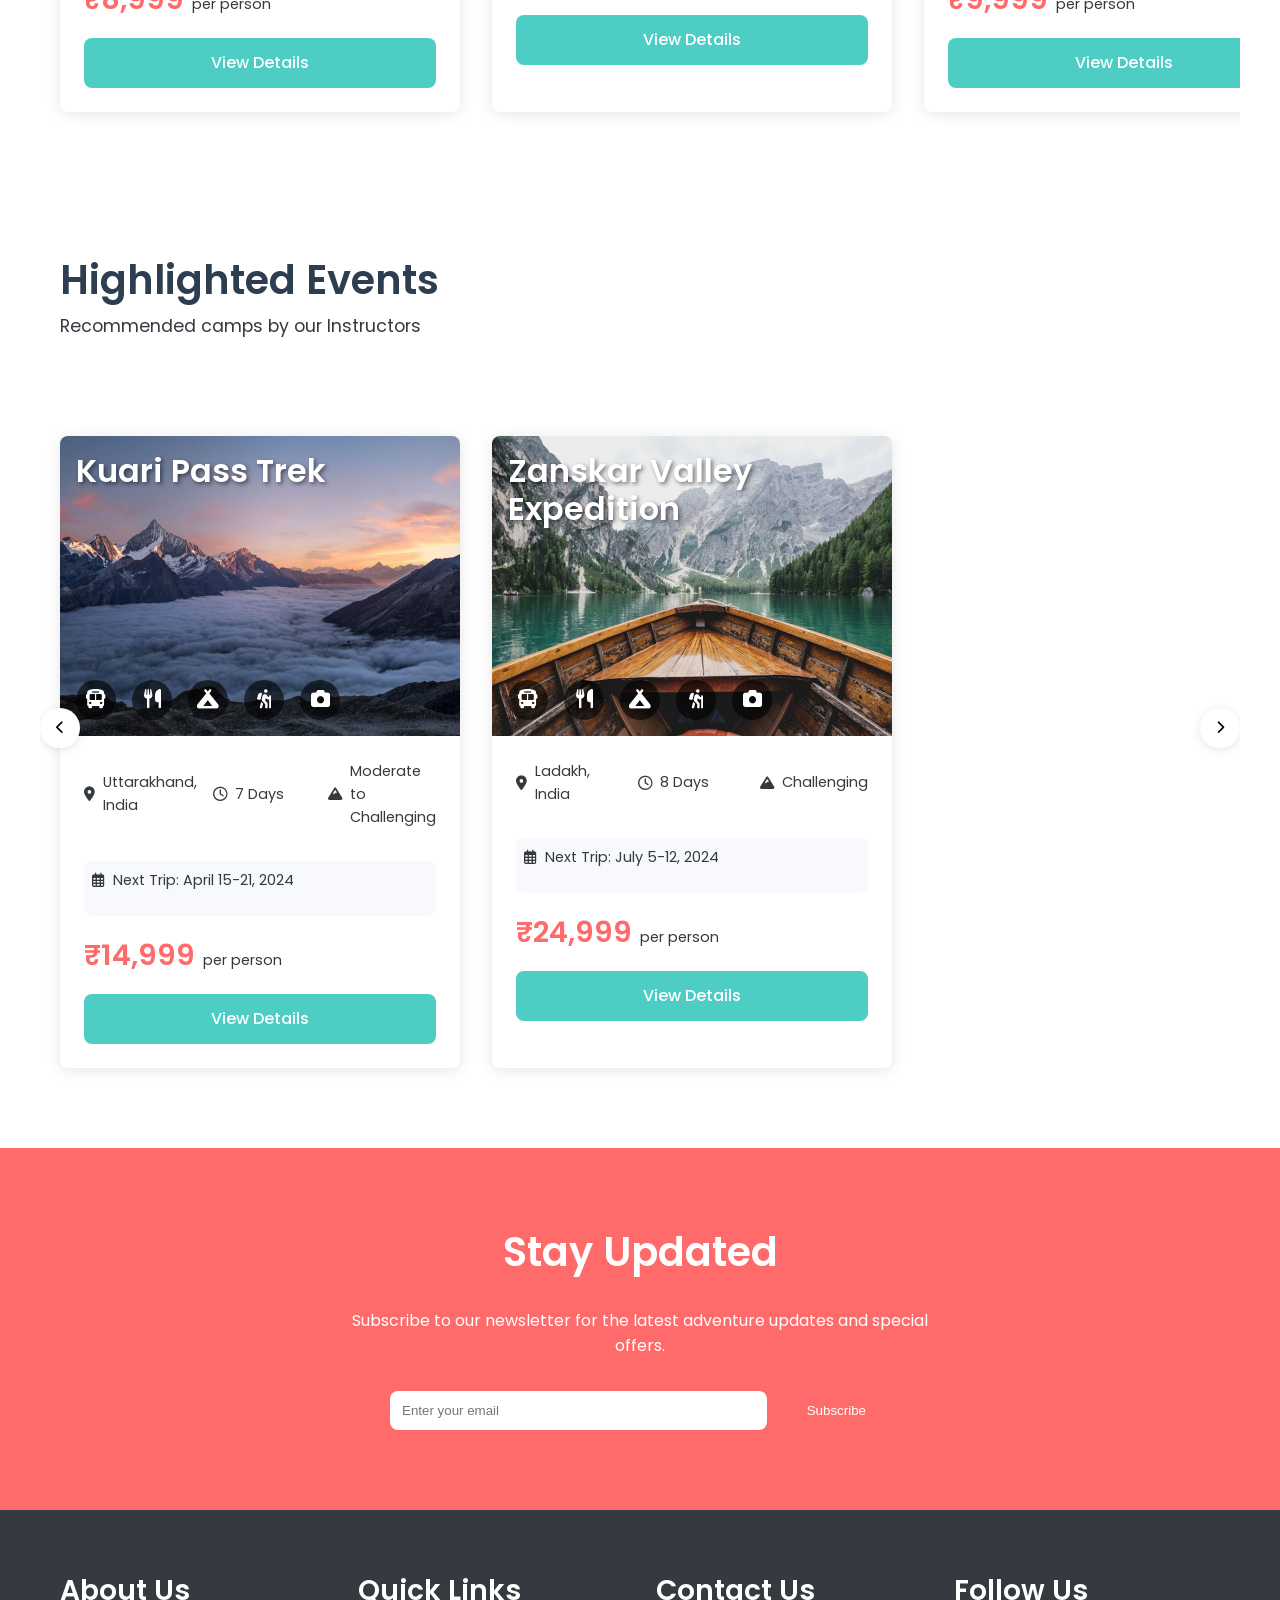
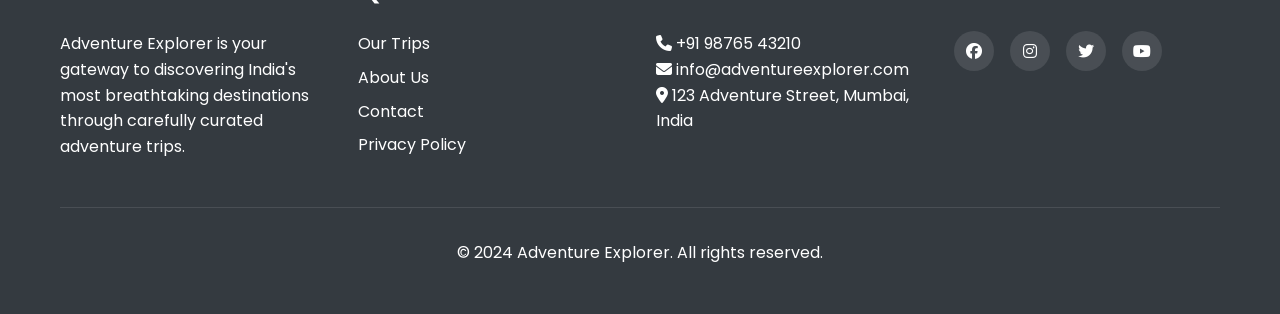
<file: trips.html>
<!DOCTYPE html>
<html lang="en">
<head>
    <meta charset="UTF-8">
    <meta name="viewport" content="width=device-width, initial-scale=1.0">
    <title>Our Trips - Adventure Explorer</title>
    <link rel="stylesheet" href="assets/css/main.css">
    <link rel="stylesheet" href="https://cdnjs.cloudflare.com/ajax/libs/font-awesome/6.4.0/css/all.min.css">
    <link href="https://fonts.googleapis.com/css2?family=Poppins:wght@300;400;500;600;700&display=swap" rel="stylesheet">
</head>
<body data-page="trips">
    <div id="site-nav"></div>

    <!-- Snow Treks -->
    <section class="trips-section">
        <div class="container">
            <h2>Snow Treks</h2>
            <div class="trips-slider">
                <button class="slider-arrow prev-arrow">
                    <i class="fas fa-chevron-left"></i>
                </button>
                <div class="trips-grid">
                    <!-- Trip cards will be dynamically populated -->
                </div>
                <button class="slider-arrow next-arrow">
                    <i class="fas fa-chevron-right"></i>
                </button>
            </div>
        </div>
    </section>

    <!-- Summer Events -->
    <section class="trips-section">
        <div class="container">
            <h2>Summer Events</h2>
            <div class="trips-slider">
                <button class="slider-arrow prev-arrow">
                    <i class="fas fa-chevron-left"></i>
                </button>
                <div class="trips-grid">
                    <!-- Trip cards will be dynamically populated -->
                </div>
                <button class="slider-arrow next-arrow">
                    <i class="fas fa-chevron-right"></i>
                </button>
            </div>
        </div>
    </section>

    <!-- Highlighted Events -->
    <section class="trips-section">
        <div class="container">
            <h2>Highlighted Events</h2>
            <p class="section-subtitle">Recommended camps by our Instructors</p>
            <div class="trips-slider">
                <button class="slider-arrow prev-arrow">
                    <i class="fas fa-chevron-left"></i>
                </button>
                <div class="trips-grid">
                    <!-- Trip cards will be dynamically populated -->
                </div>
                <button class="slider-arrow next-arrow">
                    <i class="fas fa-chevron-right"></i>
                </button>
            </div>
        </div>
    </section>

    <div id="site-newsletter"></div>
    <div id="site-footer"></div>

    <script type="module" src="assets/js/main.js"></script>
</body>
</html>
</file>
<file: assets/css/main.css>
/* Global Styles */
:root {
    --primary-color: #FF6B6B;
    --secondary-color: #4ECDC4;
    --accent-color: #FFE66D;
    --text-color: #2C3E50;
    --light-gray: #F7F9FC;
    --light-background: #F7F9FC;
    --dark-gray: #343A40;
    --white: #FFFFFF;
    --success-color: #2ECC71;
    --warning-color: #F1C40F;
    --error-color: #E74C3C;
    --border-color: #e9ecef;
    --border-radius: 8px;
    --box-shadow: 0 2px 15px rgba(0, 0, 0, 0.1);
    --shadow: 0 2px 15px rgba(0, 0, 0, 0.1);
    --transition: all 0.3s ease;
}

* {
    margin: 0;
    padding: 0;
    box-sizing: border-box;
}

body {
    font-family: 'Poppins', sans-serif;
    line-height: 1.6;
    color: var(--text-color);
    background-color: var(--light-gray);
}

.container {
    max-width: 1200px;
    margin: 0 auto;
    padding: 0 20px;
}

/* Typography */
h1, h2, h3, h4, h5, h6 {
    margin-bottom: 1rem;
    font-weight: 600;
    line-height: 1.2;
}

h1 {
    font-size: 3rem;
}

h2 {
    font-size: 2.5rem;
    text-align: center;
    margin-bottom: 2rem;
}

h3 {
    font-size: 1.75rem;
}

p {
    margin-bottom: 1rem;
}

/* Buttons */
.btn {
    display: inline-block;
    padding: 12px 24px;
    border-radius: var(--border-radius);
    text-decoration: none;
    font-weight: 500;
    transition: var(--transition);
    cursor: pointer;
    border: none;
}

.btn-primary {
    background-color: var(--primary-color);
    color: var(--white);
}

.btn-primary:hover {
    background-color: #ff5252;
    transform: translateY(-2px);
}

.btn-secondary {
    background-color: var(--secondary-color);
    color: var(--white);
}

.btn-secondary:hover {
    background-color: #3dbeb6;
    transform: translateY(-2px);
}

/* Navigation */
.navbar {
    background-color: var(--white);
    box-shadow: var(--box-shadow);
    position: fixed;
    top: 0;
    left: 0;
    right: 0;
    z-index: 1000;
    transition: transform 0.3s ease;
}

.navbar .container {
    display: flex;
    justify-content: space-between;
    align-items: center;
    padding: 1rem 20px;
}

.logo {
    font-size: 1.5rem;
    font-weight: 700;
    color: var(--primary-color);
    text-decoration: none;
}

.nav-links {
    display: flex;
    gap: 2rem;
}

.nav-links a {
    color: var(--text-color);
    text-decoration: none;
    font-weight: 500;
    transition: var(--transition);
}

.nav-links a:hover,
.nav-links a.active {
    color: var(--primary-color);
}

.mobile-menu-btn,
.menu-toggle {
    display: none;
    background: none;
    border: none;
    cursor: pointer;
    padding: 0;
}

.mobile-menu-btn span,
.menu-toggle span {
    display: block;
    width: 25px;
    height: 3px;
    background-color: var(--text-color);
    margin: 5px 0;
    transition: var(--transition);
}

.menu-toggle i {
    font-size: 1.5rem;
    color: var(--text-color);
}

/* Hero Section */
.hero {
    height: 100vh;
    background-image: linear-gradient(rgba(0, 0, 0, 0.5), rgba(0, 0, 0, 0.5)), url('../images/hero/home.jpg');
    background-size: cover;
    background-position: center;
    display: flex;
    align-items: center;
    text-align: center;
    color: var(--white);
    padding-top: 80px;
}

.hero-content {
    max-width: 800px;
    margin: 0 auto;
    padding: 0 20px;
}

.hero-content h1 {
    font-size: 4rem;
    margin-bottom: 1.5rem;
}

.hero-content p {
    font-size: 1.25rem;
    margin-bottom: 2rem;
}

/* Featured Trips */
.featured-trips {
    padding: 5rem 0;
    background-color: var(--white);
}

.trips-grid {
    display: grid;
    grid-template-columns: repeat(auto-fit, minmax(300px, 1fr));
    gap: 2rem;
    margin-top: 3rem;
}

.trip-card {
    background-color: var(--white);
    border-radius: var(--border-radius);
    overflow: hidden;
    box-shadow: var(--box-shadow);
    transition: var(--transition);
}

.trip-card:hover {
    transform: translateY(-5px);
}

.trip-card img {
    width: 100%;
    height: 200px;
    object-fit: cover;
}

.trip-info {
    padding: 1.5rem;
}

.trip-info h3 {
    margin-bottom: 0.5rem;
}

.trip-info p {
    color: var(--dark-gray);
    margin-bottom: 1rem;
}

/* Why Choose Us */
.why-choose-us,
.why-us {
    padding: 5rem 0;
    background-color: var(--light-gray);
}

.features-grid {
    display: grid;
    grid-template-columns: repeat(auto-fit, minmax(250px, 1fr));
    gap: 2rem;
    margin-top: 3rem;
}

.feature {
    text-align: center;
    padding: 2rem;
    background-color: var(--white);
    border-radius: var(--border-radius);
    box-shadow: var(--box-shadow);
}

.feature i {
    font-size: 2.5rem;
    color: var(--primary-color);
    margin-bottom: 1rem;
}

/* Testimonials */
.testimonials {
    padding: 5rem 0;
    background-color: var(--white);
}

.testimonials-grid {
    display: grid;
    grid-template-columns: repeat(auto-fit, minmax(300px, 1fr));
    gap: 2rem;
    margin-top: 3rem;
}

.testimonial {
    text-align: center;
    padding: 2rem;
    background-color: var(--light-gray);
    border-radius: var(--border-radius);
    box-shadow: var(--box-shadow);
}

.testimonial img {
    width: 100px;
    height: 100px;
    border-radius: 50%;
    margin-bottom: 1rem;
    object-fit: cover;
}

.testimonial p {
    font-style: italic;
    margin-bottom: 1rem;
}

.testimonial h4 {
    color: var(--primary-color);
    margin-bottom: 0.25rem;
}

.testimonial span {
    color: var(--dark-gray);
    font-size: 0.9rem;
}

/* Newsletter */
.newsletter {
    padding: 5rem 0;
    background-color: var(--primary-color);
    color: var(--white);
    text-align: center;
}

.newsletter h2 {
    color: var(--white);
}

.newsletter p {
    max-width: 600px;
    margin: 0 auto 2rem;
}

#newsletter-form {
    display: flex;
    max-width: 500px;
    margin: 0 auto;
    gap: 1rem;
}

#newsletter-form input {
    flex: 1;
    padding: 12px;
    border: none;
    border-radius: var(--border-radius);
}

/* Footer */
footer {
    background-color: var(--dark-gray);
    color: var(--white);
    padding: 4rem 0 2rem;
}

.footer-content {
    display: grid;
    grid-template-columns: repeat(auto-fit, minmax(250px, 1fr));
    gap: 2rem;
    margin-bottom: 2rem;
}

.footer-section h3 {
    color: var(--white);
    margin-bottom: 1.5rem;
}

.footer-section ul {
    list-style: none;
}

.footer-section ul li {
    margin-bottom: 0.5rem;
}

.footer-section a {
    color: var(--white);
    text-decoration: none;
    transition: var(--transition);
}

.footer-section a:hover {
    color: var(--primary-color);
}

.social-links {
    display: flex;
    gap: 1rem;
}

.social-links a {
    width: 40px;
    height: 40px;
    background-color: rgba(255, 255, 255, 0.1);
    border-radius: 50%;
    display: flex;
    align-items: center;
    justify-content: center;
    transition: var(--transition);
}

.social-links a:hover {
    background-color: var(--primary-color);
    transform: translateY(-3px);
}

.social-icons {
    display: flex;
    gap: 1rem;
    margin-top: 1rem;
}

.social-icons a {
    display: flex;
    align-items: center;
    justify-content: center;
    width: 40px;
    height: 40px;
    background-color: rgba(255, 255, 255, 0.1);
    border-radius: 50%;
    color: var(--white);
    transition: var(--transition);
}

.social-icons a:hover {
    background-color: var(--primary-color);
    transform: translateY(-3px);
}

.footer-bottom {
    text-align: center;
    padding-top: 2rem;
    border-top: 1px solid rgba(255, 255, 255, 0.1);
}

/* Responsive Design */
@media (max-width: 768px) {
    h1 {
        font-size: 2.5rem;
    }

    h2 {
        font-size: 2rem;
    }

    .hero-content h1 {
        font-size: 3rem;
    }

    .nav-links {
        display: none;
    }

    .mobile-menu-btn,
    .menu-toggle {
        display: block;
    }

    .nav-links.active {
        display: flex;
        flex-direction: column;
        position: absolute;
        top: 100%;
        left: 0;
        right: 0;
        background-color: var(--white);
        padding: 1rem;
        box-shadow: var(--box-shadow);
        gap: 1rem;
        z-index: 1001;
    }

    .navbar .container {
        position: relative;
    }

    #newsletter-form {
        flex-direction: column;
    }
}

/* Animations */
@keyframes fadeIn {
    from {
        opacity: 0;
        transform: translateY(20px);
    }
    to {
        opacity: 1;
        transform: translateY(0);
    }
}

.hero-content,
.trip-card,
.feature,
.testimonial {
    animation: fadeIn 1s ease-out;
}

/* Trips Page Styles */
.trips-hero {
    background-image: linear-gradient(rgba(0, 0, 0, 0.5), rgba(0, 0, 0, 0.5)), url('../images/hero/home.jpg');
    background-size: cover;
    background-position: center;
    height: 50vh;
    display: flex;
    align-items: center;
    text-align: center;
    color: var(--white);
    margin-top: 70px;
}

.trips-hero h1 {
    font-size: 3.5rem;
    margin-bottom: 1rem;
}

.trips-section {
    padding: 4rem 0;
    background-color: var(--white);
    overflow: hidden;
}

.trips-section h2 {
    font-size: 2.5rem;
    color: var(--text-color);
    margin-bottom: 0.5rem;
    text-align: left;
}

.section-subtitle {
    color: var(--dark-gray);
    font-size: 1.1rem;
    margin-bottom: 2rem;
}

.trips-slider {
    position: relative;
    margin: 0 -20px;
    padding: 0 20px;
    overflow: hidden;
}

.slider-arrow {
    position: absolute;
    top: 50%;
    transform: translateY(-50%);
    width: 40px;
    height: 40px;
    border-radius: 50%;
    background-color: var(--white);
    border: none;
    box-shadow: 0 2px 10px rgba(0, 0, 0, 0.1);
    cursor: pointer;
    z-index: 2;
    display: flex;
    align-items: center;
    justify-content: center;
    transition: var(--transition);
}

.slider-arrow:hover {
    background-color: var(--primary-color);
    color: var(--white);
}

.prev-arrow {
    left: 0;
}

.next-arrow {
    right: 0;
}

.trips-slider .trips-grid {
    display: flex;
    gap: 2rem;
    transition: transform 0.3s ease;
    padding: 1rem 0;
}

.trips-slider .trip-card {
    flex: 0 0 400px;
}

.trip-card:hover {
    transform: translateY(-10px);
}

.trip-image {
    position: relative;
    height: 300px;
    overflow: hidden;
}

.trip-image img {
    width: 100%;
    height: 100%;
    object-fit: cover;
    transition: transform 0.3s ease;
}

.trip-card:hover .trip-image img {
    transform: scale(1.1);
}

.trip-title {
    position: absolute;
    top: 1rem;
    left: 1rem;
    right: 1rem;
    color: var(--white);
    font-size: 2rem;
    text-shadow: 2px 2px 4px rgba(0, 0, 0, 0.5);
    z-index: 1;
}

.trip-features {
    position: absolute;
    bottom: 1rem;
    left: 1rem;
    right: 1rem;
    display: flex;
    gap: 1rem;
    color: var(--white);
    z-index: 1;
}

.trip-features span {
    width: 40px;
    height: 40px;
    background-color: rgba(0, 0, 0, 0.6);
    border-radius: 50%;
    display: flex;
    align-items: center;
    justify-content: center;
    font-size: 1.2rem;
}

.trip-info {
    padding: 1.5rem;
}

.trip-details {
    display: grid;
    grid-template-columns: repeat(3, 1fr);
    gap: 1rem;
    margin-bottom: 1rem;
}

.trip-location,
.trip-duration,
.trip-difficulty {
    font-size: 0.9rem;
    color: var(--dark-gray);
    display: flex;
    align-items: center;
    gap: 0.5rem;
}

.trip-dates {
    margin-bottom: 1rem;
    padding: 0.5rem;
    background-color: var(--light-gray);
    border-radius: var(--border-radius);
}

.next-date {
    font-size: 0.9rem;
    color: var(--dark-gray);
    display: flex;
    align-items: center;
    gap: 0.5rem;
}

.trip-price {
    display: flex;
    align-items: baseline;
    gap: 0.5rem;
    margin-bottom: 1rem;
}

.price {
    font-size: 1.8rem;
    font-weight: 600;
    color: var(--primary-color);
}

.per-person {
    color: var(--dark-gray);
    font-size: 0.9rem;
}

.btn-secondary {
    width: 100%;
    text-align: center;
}

/* Responsive Design for Trips */
@media (max-width: 768px) {
    .trips-section h2 {
        font-size: 2rem;
        text-align: center;
    }

    .section-subtitle {
        text-align: center;
    }

    .trip-card {
        flex: 0 0 300px;
    }

    .trip-image {
        height: 200px;
    }

    .trip-title {
        font-size: 1.5rem;
    }

    .trip-details {
        grid-template-columns: 1fr;
    }

    .slider-arrow {
        display: none;
    }
}
</file>
